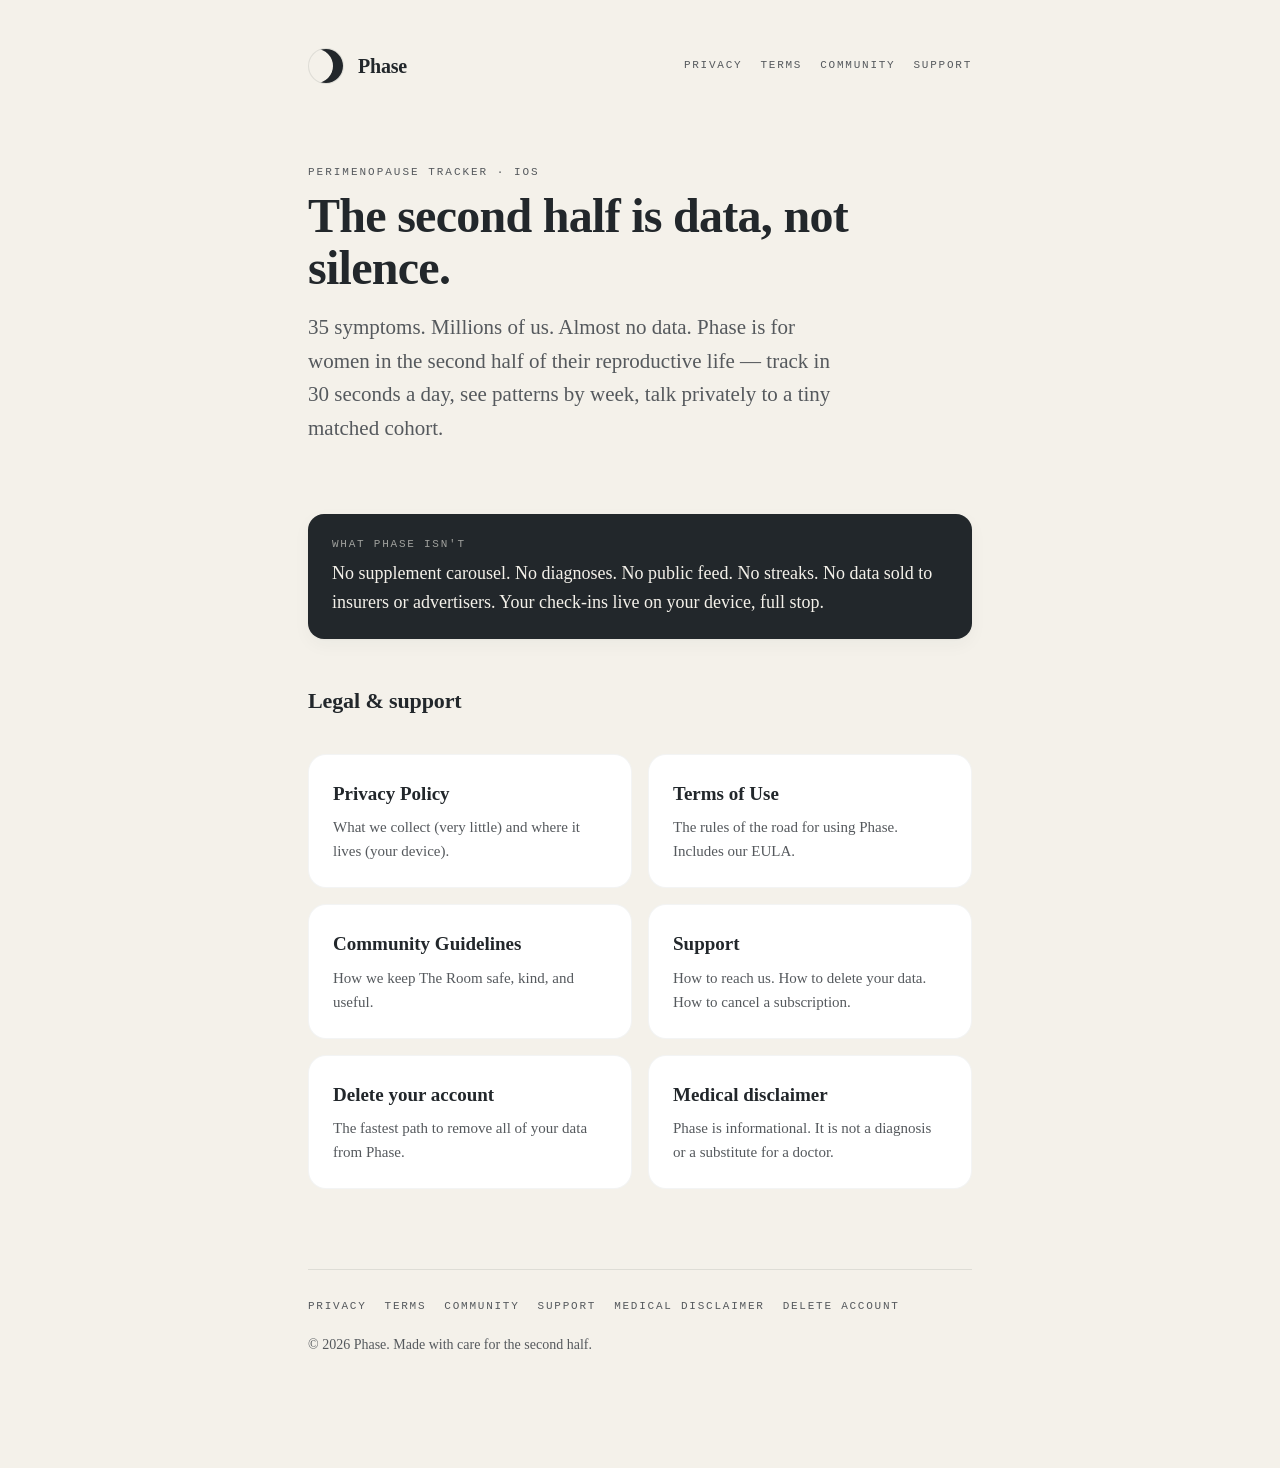
<file: docs/index.html>
<!doctype html>
<html lang="en">
<head>
  <meta charset="utf-8" />
  <meta name="viewport" content="width=device-width, initial-scale=1" />
  <title>Phase · Perimenopause Tracker</title>
  <meta name="description" content="Phase is the iOS app for the second half of life. Track 8 symptoms in 30 seconds. See patterns by week. Talk privately to other women in tiny matched cohorts." />
  <link rel="stylesheet" href="styles.css" />
</head>
<body>
  <main class="container">
    <header class="site">
      <div class="moon" aria-hidden="true"></div>
      <div class="brand">Phase</div>
      <nav>
        <a href="privacy.html">Privacy</a>
        <a href="terms.html">Terms</a>
        <a href="community.html">Community</a>
        <a href="support.html">Support</a>
      </nav>
    </header>

    <section class="hero">
      <p class="kicker">Perimenopause Tracker · iOS</p>
      <h1>The second half is data, not silence.</h1>
      <p class="lede">35 symptoms. Millions of us. Almost no data. Phase is for women in the second half of their reproductive life — track in 30 seconds a day, see patterns by week, talk privately to a tiny matched cohort.</p>
    </section>

    <div class="callout dark">
      <p class="label">What Phase isn't</p>
      <p>No supplement carousel. No diagnoses. No public feed. No streaks. No data sold to insurers or advertisers. Your check-ins live on your device, full stop.</p>
    </div>

    <h2>Legal &amp; support</h2>
    <div class="cards">
      <a class="card" href="privacy.html">
        <h3>Privacy Policy</h3>
        <p>What we collect (very little) and where it lives (your device).</p>
      </a>
      <a class="card" href="terms.html">
        <h3>Terms of Use</h3>
        <p>The rules of the road for using Phase. Includes our EULA.</p>
      </a>
      <a class="card" href="community.html">
        <h3>Community Guidelines</h3>
        <p>How we keep The Room safe, kind, and useful.</p>
      </a>
      <a class="card" href="support.html">
        <h3>Support</h3>
        <p>How to reach us. How to delete your data. How to cancel a subscription.</p>
      </a>
      <a class="card" href="delete-account.html">
        <h3>Delete your account</h3>
        <p>The fastest path to remove all of your data from Phase.</p>
      </a>
      <a class="card" href="medical-disclaimer.html">
        <h3>Medical disclaimer</h3>
        <p>Phase is informational. It is not a diagnosis or a substitute for a doctor.</p>
      </a>
    </div>

    <footer class="site">
      <div class="row">
        <a href="privacy.html">Privacy</a>
        <a href="terms.html">Terms</a>
        <a href="community.html">Community</a>
        <a href="support.html">Support</a>
        <a href="medical-disclaimer.html">Medical disclaimer</a>
        <a href="delete-account.html">Delete account</a>
      </div>
      <p style="margin-top: 18px;">© 2026 Phase. Made with care for the second half.</p>
    </footer>
  </main>
</body>
</html>
</file>
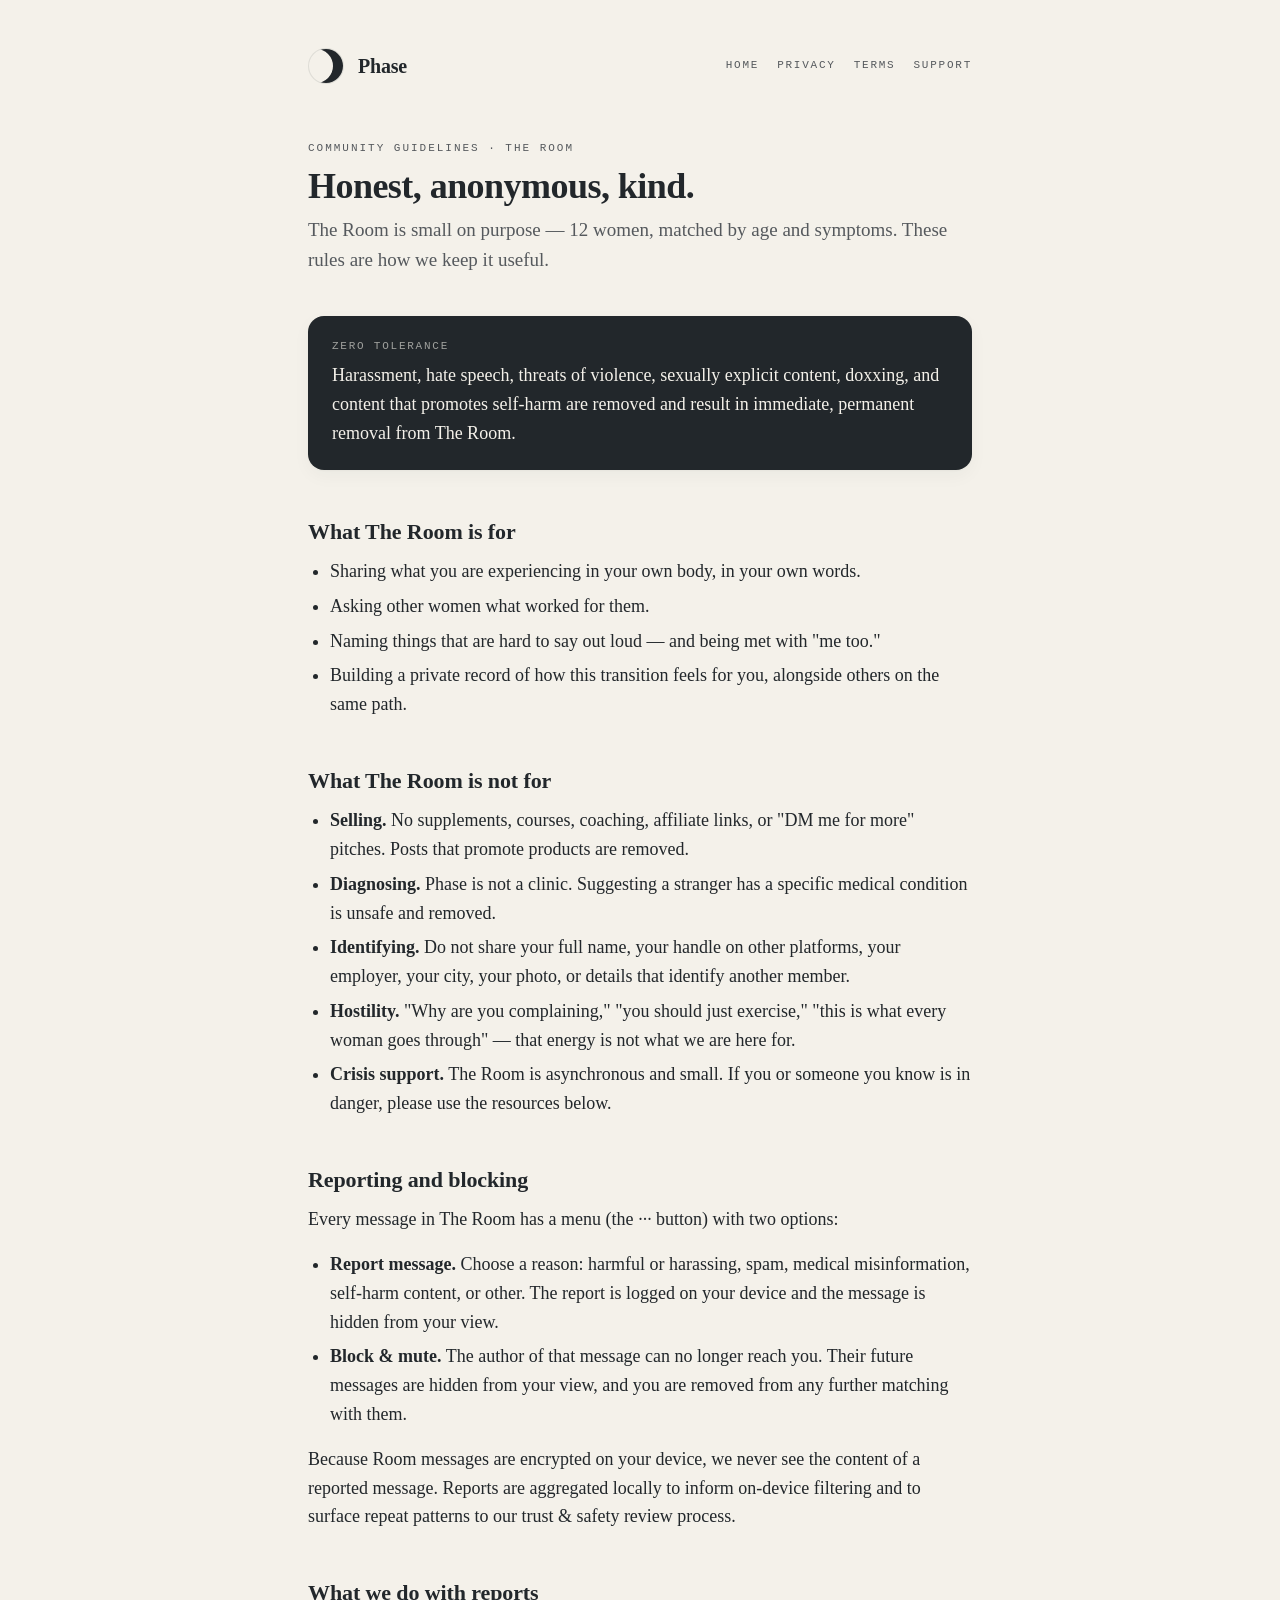
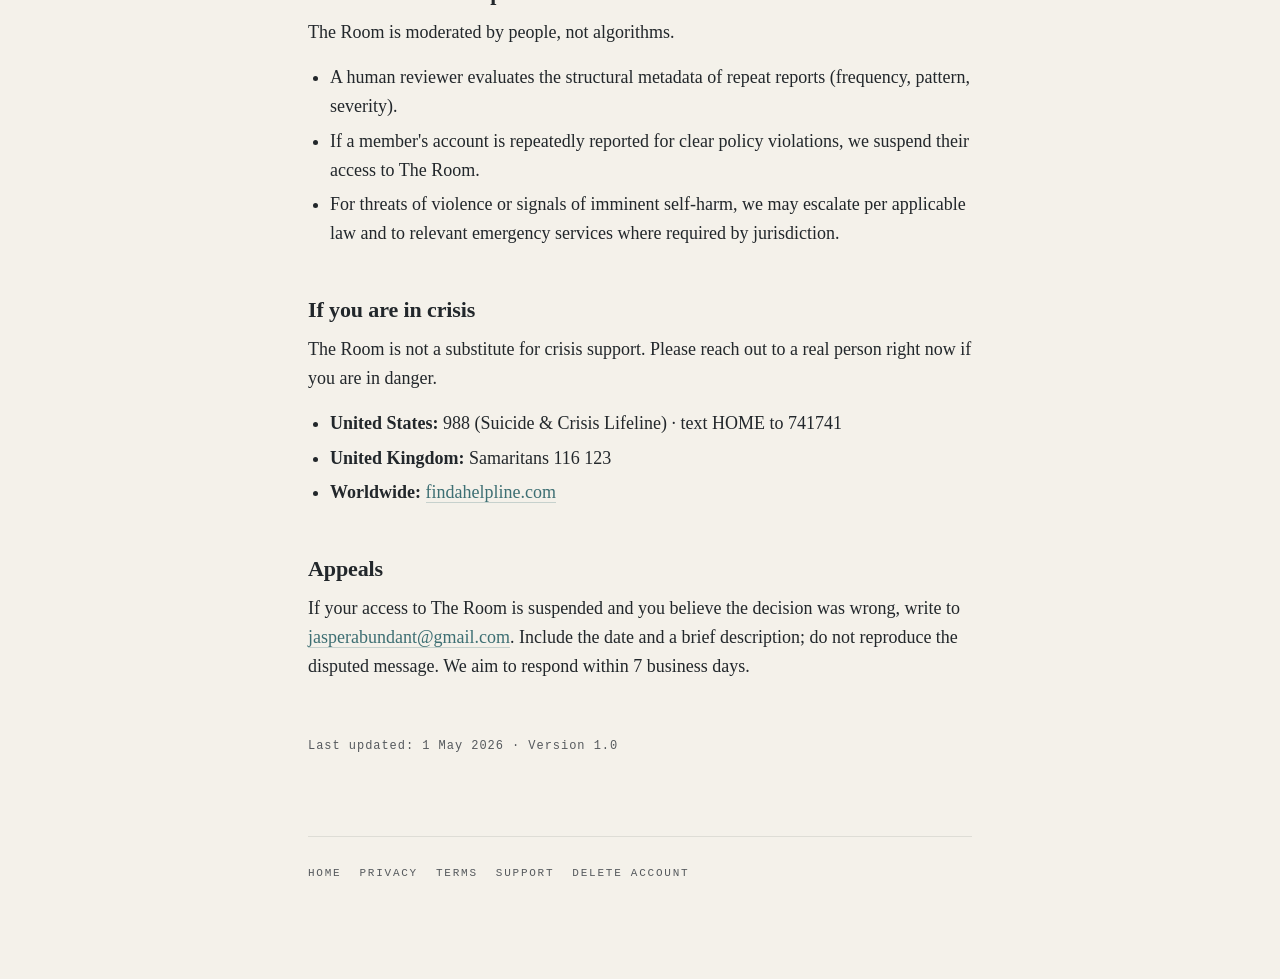
<file: docs/community.html>
<!doctype html>
<html lang="en">
<head>
  <meta charset="utf-8" />
  <meta name="viewport" content="width=device-width, initial-scale=1" />
  <title>Community Guidelines · Phase</title>
  <link rel="stylesheet" href="styles.css" />
</head>
<body>
  <main class="container">
    <header class="site">
      <div class="moon" aria-hidden="true"></div>
      <div class="brand">Phase</div>
      <nav>
        <a href="./">Home</a>
        <a href="privacy.html">Privacy</a>
        <a href="terms.html">Terms</a>
        <a href="support.html">Support</a>
      </nav>
    </header>

    <p class="kicker">Community Guidelines · The Room</p>
    <h1>Honest, anonymous, kind.</h1>
    <p class="subtitle">The Room is small on purpose — 12 women, matched by age and symptoms. These rules are how we keep it useful.</p>

    <div class="callout dark">
      <p class="label">Zero tolerance</p>
      <p>Harassment, hate speech, threats of violence, sexually explicit content, doxxing, and content that promotes self-harm are removed and result in immediate, permanent removal from The Room.</p>
    </div>

    <h2>What The Room is for</h2>
    <ul>
      <li>Sharing what you are experiencing in your own body, in your own words.</li>
      <li>Asking other women what worked for them.</li>
      <li>Naming things that are hard to say out loud — and being met with "me too."</li>
      <li>Building a private record of how this transition feels for you, alongside others on the same path.</li>
    </ul>

    <h2>What The Room is not for</h2>
    <ul>
      <li><strong>Selling.</strong> No supplements, courses, coaching, affiliate links, or "DM me for more" pitches. Posts that promote products are removed.</li>
      <li><strong>Diagnosing.</strong> Phase is not a clinic. Suggesting a stranger has a specific medical condition is unsafe and removed.</li>
      <li><strong>Identifying.</strong> Do not share your full name, your handle on other platforms, your employer, your city, your photo, or details that identify another member.</li>
      <li><strong>Hostility.</strong> "Why are you complaining," "you should just exercise," "this is what every woman goes through" — that energy is not what we are here for.</li>
      <li><strong>Crisis support.</strong> The Room is asynchronous and small. If you or someone you know is in danger, please use the resources below.</li>
    </ul>

    <h2>Reporting and blocking</h2>
    <p>Every message in The Room has a menu (the <em>···</em> button) with two options:</p>
    <ul>
      <li><strong>Report message.</strong> Choose a reason: harmful or harassing, spam, medical misinformation, self-harm content, or other. The report is logged on your device and the message is hidden from your view.</li>
      <li><strong>Block &amp; mute.</strong> The author of that message can no longer reach you. Their future messages are hidden from your view, and you are removed from any further matching with them.</li>
    </ul>
    <p>Because Room messages are encrypted on your device, we never see the content of a reported message. Reports are aggregated locally to inform on-device filtering and to surface repeat patterns to our trust &amp; safety review process.</p>

    <h2>What we do with reports</h2>
    <p>The Room is moderated by people, not algorithms.</p>
    <ul>
      <li>A human reviewer evaluates the structural metadata of repeat reports (frequency, pattern, severity).</li>
      <li>If a member's account is repeatedly reported for clear policy violations, we suspend their access to The Room.</li>
      <li>For threats of violence or signals of imminent self-harm, we may escalate per applicable law and to relevant emergency services where required by jurisdiction.</li>
    </ul>

    <h2>If you are in crisis</h2>
    <p>The Room is not a substitute for crisis support. Please reach out to a real person right now if you are in danger.</p>
    <ul>
      <li><strong>United States:</strong> 988 (Suicide &amp; Crisis Lifeline) · text HOME to 741741</li>
      <li><strong>United Kingdom:</strong> Samaritans 116 123</li>
      <li><strong>Worldwide:</strong> <a href="https://findahelpline.com">findahelpline.com</a></li>
    </ul>

    <h2>Appeals</h2>
    <p>If your access to The Room is suspended and you believe the decision was wrong, write to <a href="mailto:jasperabundant@gmail.com">jasperabundant@gmail.com</a>. Include the date and a brief description; do not reproduce the disputed message. We aim to respond within 7 business days.</p>

    <p class="last-updated">Last updated: 1 May 2026 · Version 1.0</p>

    <footer class="site">
      <div class="row">
        <a href="./">Home</a>
        <a href="privacy.html">Privacy</a>
        <a href="terms.html">Terms</a>
        <a href="support.html">Support</a>
        <a href="delete-account.html">Delete account</a>
      </div>
    </footer>
  </main>
</body>
</html>
</file>
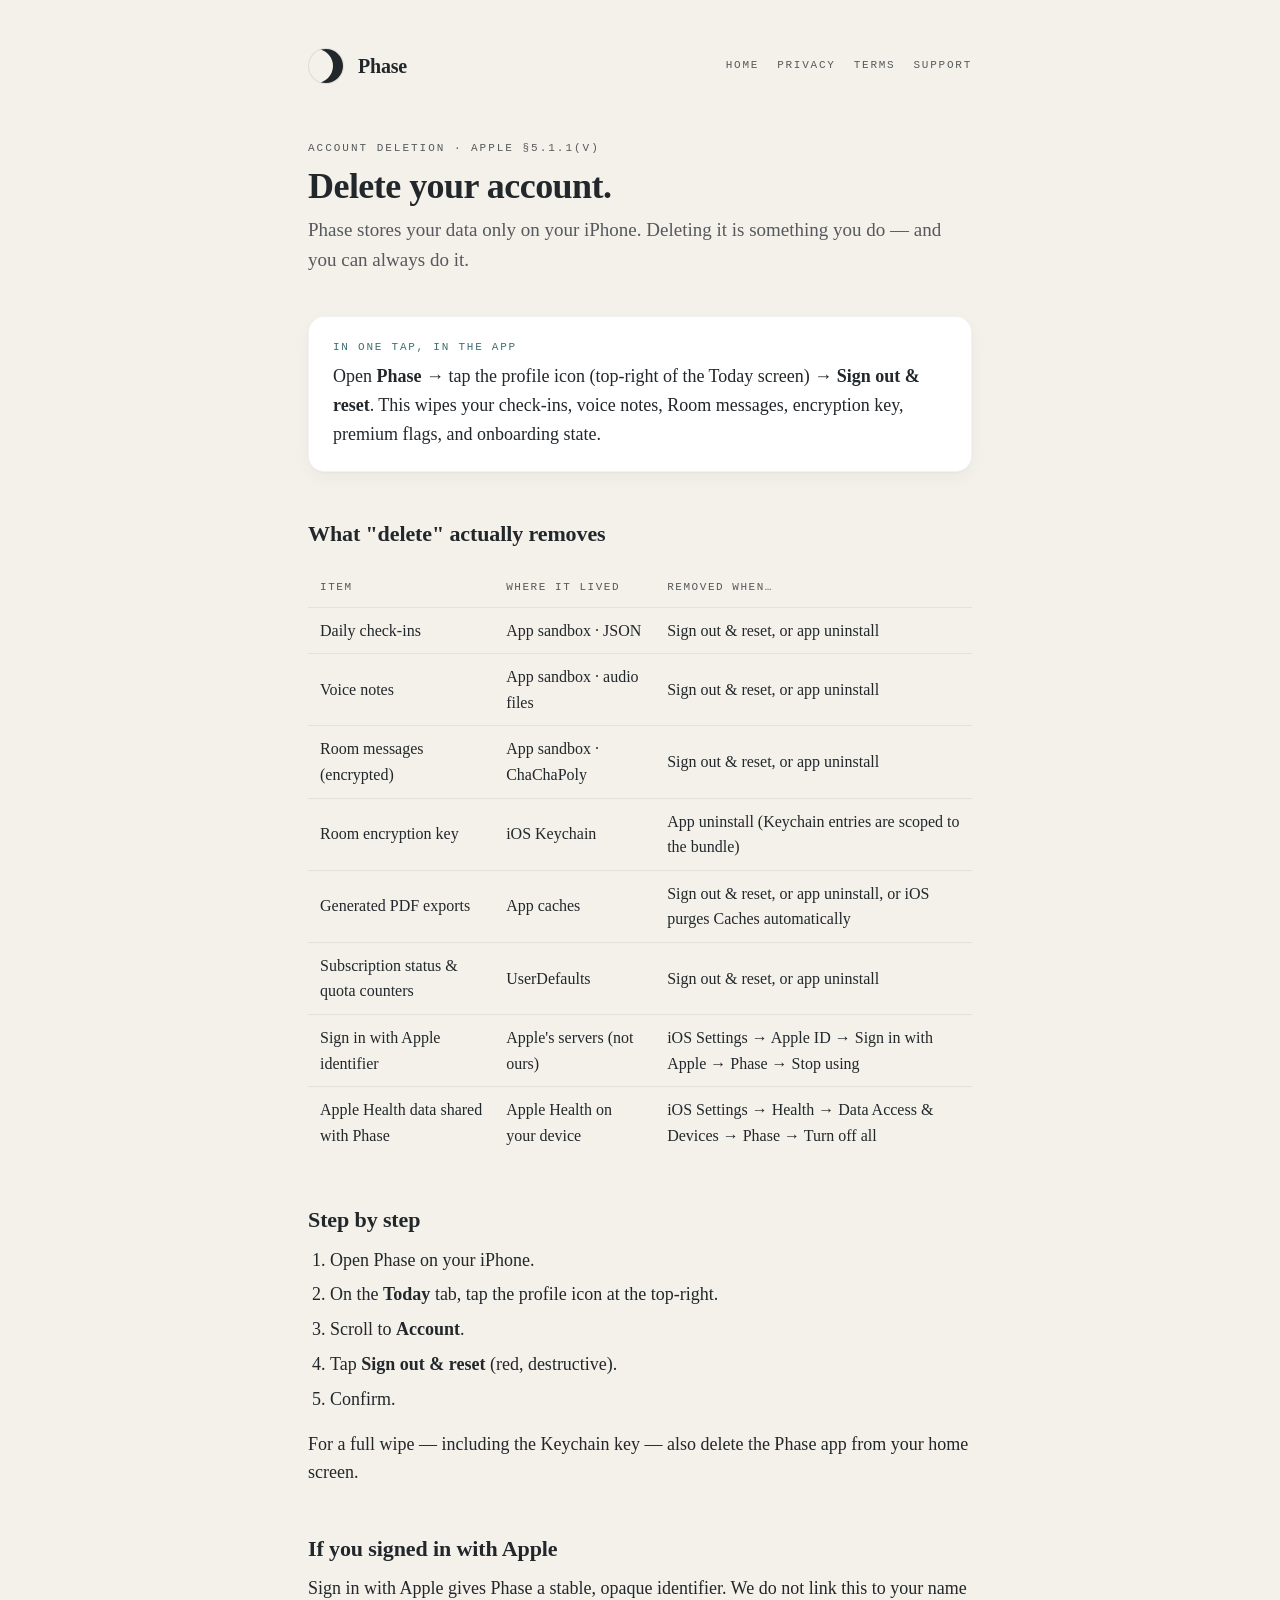
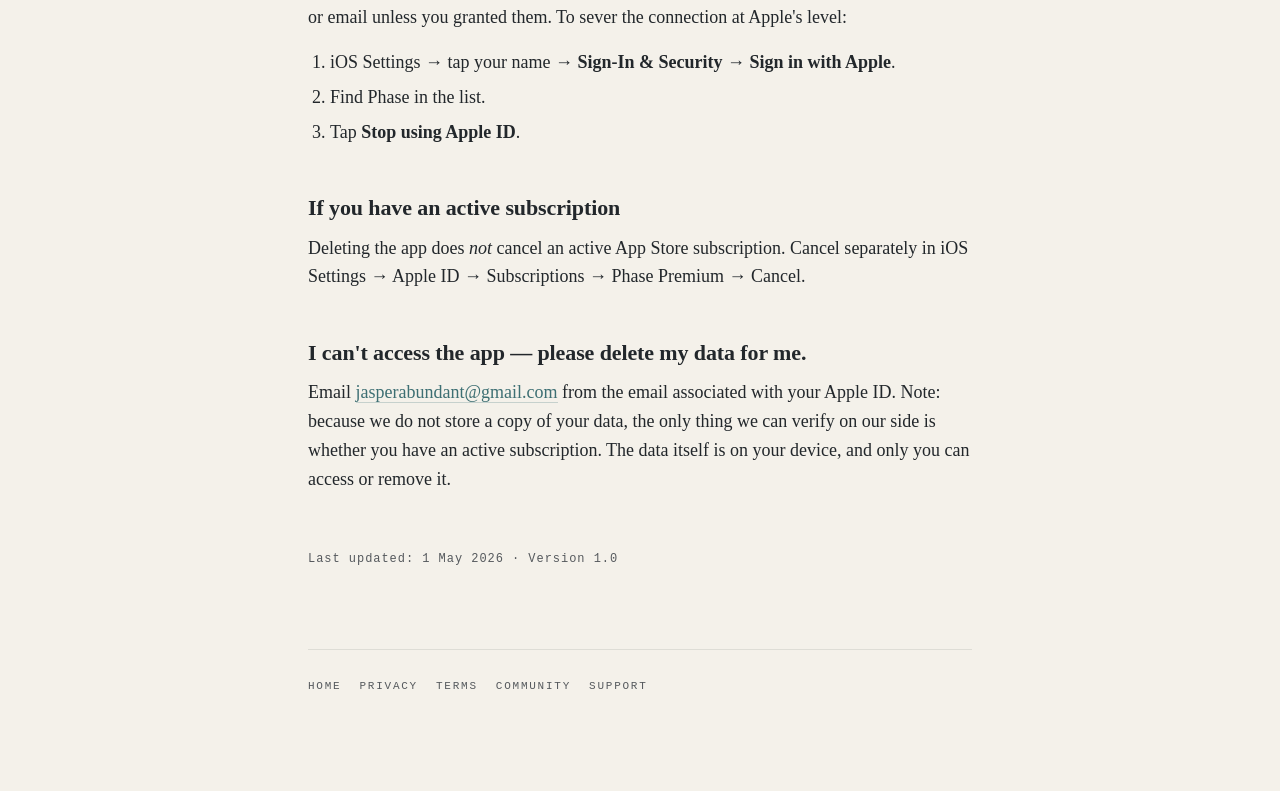
<file: docs/delete-account.html>
<!doctype html>
<html lang="en">
<head>
  <meta charset="utf-8" />
  <meta name="viewport" content="width=device-width, initial-scale=1" />
  <title>Delete your account · Phase</title>
  <link rel="stylesheet" href="styles.css" />
</head>
<body>
  <main class="container">
    <header class="site">
      <div class="moon" aria-hidden="true"></div>
      <div class="brand">Phase</div>
      <nav>
        <a href="./">Home</a>
        <a href="privacy.html">Privacy</a>
        <a href="terms.html">Terms</a>
        <a href="support.html">Support</a>
      </nav>
    </header>

    <p class="kicker">Account deletion · Apple §5.1.1(v)</p>
    <h1>Delete your account.</h1>
    <p class="subtitle">Phase stores your data only on your iPhone. Deleting it is something you do — and you can always do it.</p>

    <div class="callout">
      <p class="label">In one tap, in the app</p>
      <p>Open <strong>Phase</strong> → tap the profile icon (top-right of the Today screen) → <strong>Sign out &amp; reset</strong>. This wipes your check-ins, voice notes, Room messages, encryption key, premium flags, and onboarding state.</p>
    </div>

    <h2>What "delete" actually removes</h2>
    <table>
      <thead>
        <tr><th>Item</th><th>Where it lived</th><th>Removed when…</th></tr>
      </thead>
      <tbody>
        <tr><td>Daily check-ins</td><td>App sandbox · JSON</td><td>Sign out &amp; reset, or app uninstall</td></tr>
        <tr><td>Voice notes</td><td>App sandbox · audio files</td><td>Sign out &amp; reset, or app uninstall</td></tr>
        <tr><td>Room messages (encrypted)</td><td>App sandbox · ChaChaPoly</td><td>Sign out &amp; reset, or app uninstall</td></tr>
        <tr><td>Room encryption key</td><td>iOS Keychain</td><td>App uninstall (Keychain entries are scoped to the bundle)</td></tr>
        <tr><td>Generated PDF exports</td><td>App caches</td><td>Sign out &amp; reset, or app uninstall, or iOS purges Caches automatically</td></tr>
        <tr><td>Subscription status &amp; quota counters</td><td>UserDefaults</td><td>Sign out &amp; reset, or app uninstall</td></tr>
        <tr><td>Sign in with Apple identifier</td><td>Apple's servers (not ours)</td><td>iOS Settings → Apple ID → Sign in with Apple → Phase → Stop using</td></tr>
        <tr><td>Apple Health data shared with Phase</td><td>Apple Health on your device</td><td>iOS Settings → Health → Data Access &amp; Devices → Phase → Turn off all</td></tr>
      </tbody>
    </table>

    <h2>Step by step</h2>
    <ol>
      <li>Open Phase on your iPhone.</li>
      <li>On the <strong>Today</strong> tab, tap the profile icon at the top-right.</li>
      <li>Scroll to <strong>Account</strong>.</li>
      <li>Tap <strong>Sign out &amp; reset</strong> (red, destructive).</li>
      <li>Confirm.</li>
    </ol>
    <p>For a full wipe — including the Keychain key — also delete the Phase app from your home screen.</p>

    <h2>If you signed in with Apple</h2>
    <p>Sign in with Apple gives Phase a stable, opaque identifier. We do not link this to your name or email unless you granted them. To sever the connection at Apple's level:</p>
    <ol>
      <li>iOS Settings → tap your name → <strong>Sign-In &amp; Security</strong> → <strong>Sign in with Apple</strong>.</li>
      <li>Find Phase in the list.</li>
      <li>Tap <strong>Stop using Apple ID</strong>.</li>
    </ol>

    <h2>If you have an active subscription</h2>
    <p>Deleting the app does <em>not</em> cancel an active App Store subscription. Cancel separately in iOS Settings → Apple ID → Subscriptions → Phase Premium → Cancel.</p>

    <h2>I can't access the app — please delete my data for me.</h2>
    <p>Email <a href="mailto:jasperabundant@gmail.com">jasperabundant@gmail.com</a> from the email associated with your Apple ID. Note: because we do not store a copy of your data, the only thing we can verify on our side is whether you have an active subscription. The data itself is on your device, and only you can access or remove it.</p>

    <p class="last-updated">Last updated: 1 May 2026 · Version 1.0</p>

    <footer class="site">
      <div class="row">
        <a href="./">Home</a>
        <a href="privacy.html">Privacy</a>
        <a href="terms.html">Terms</a>
        <a href="community.html">Community</a>
        <a href="support.html">Support</a>
      </div>
    </footer>
  </main>
</body>
</html>
</file>
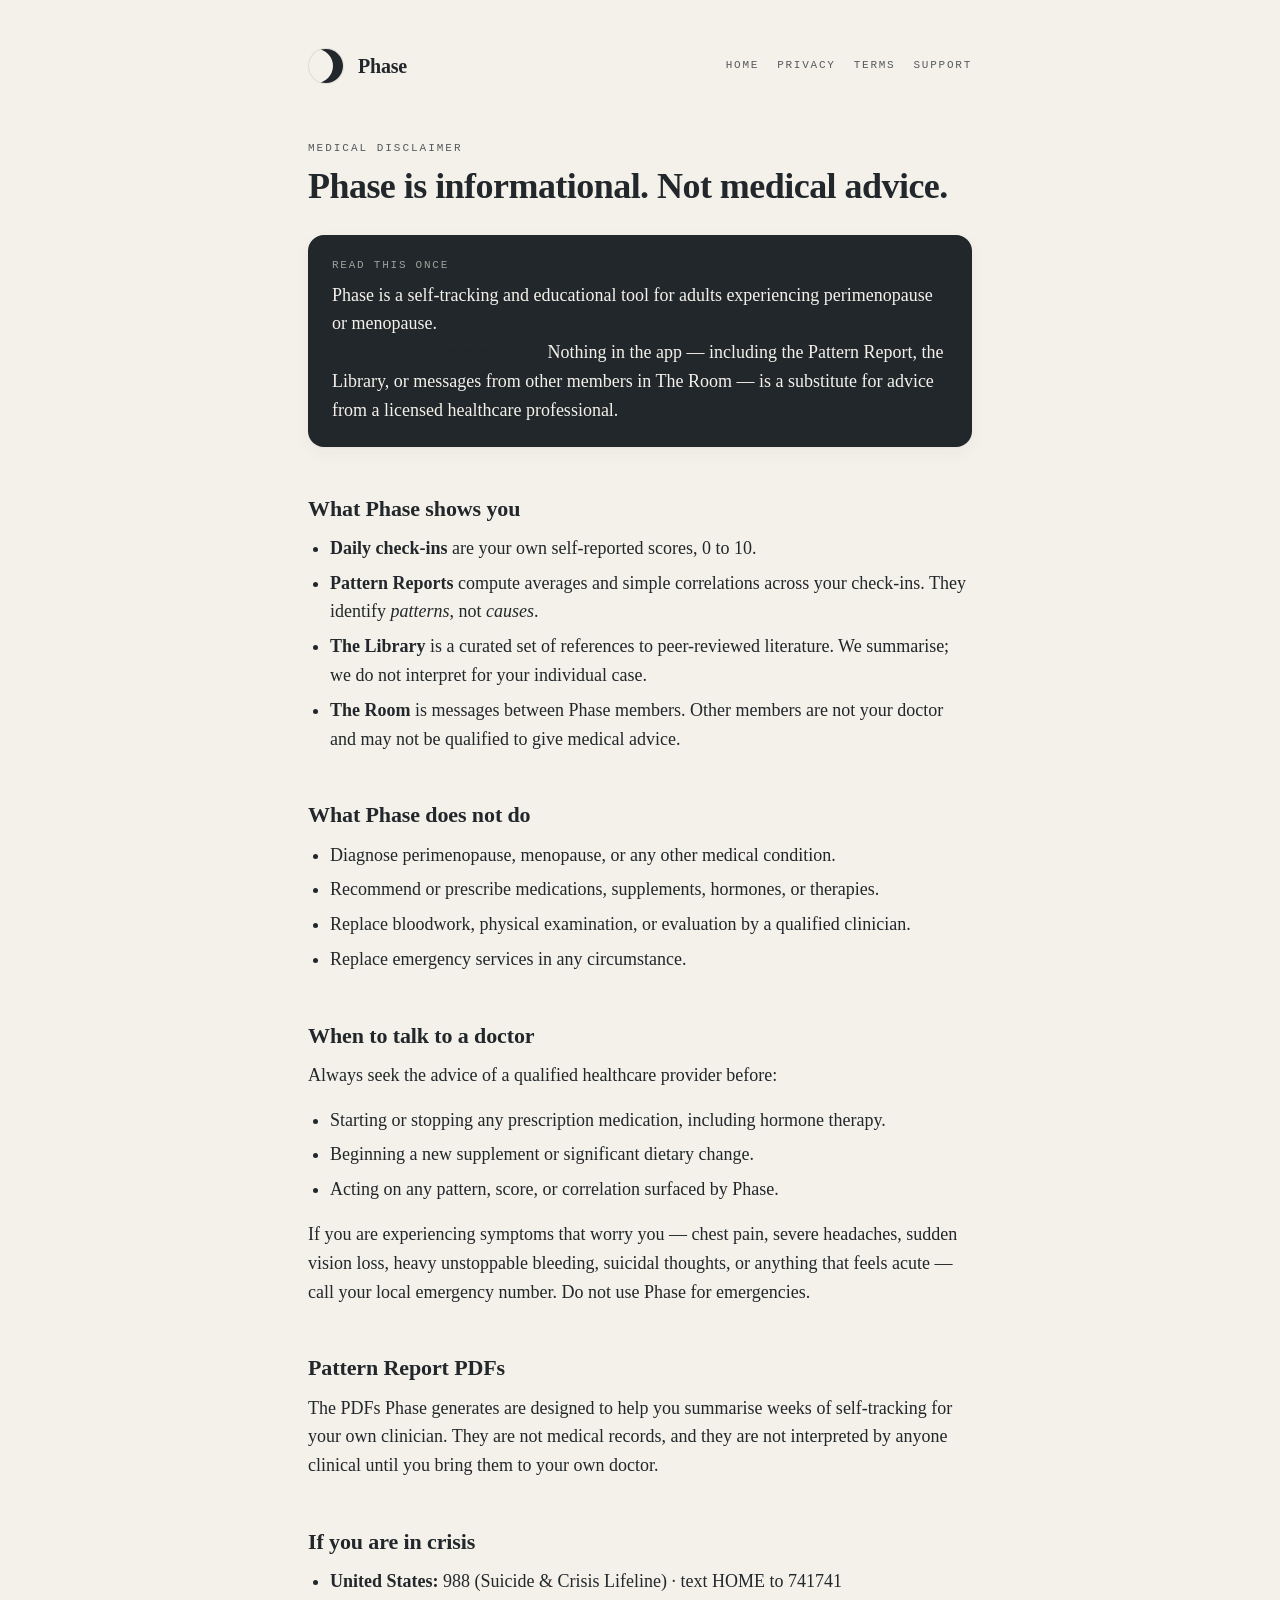
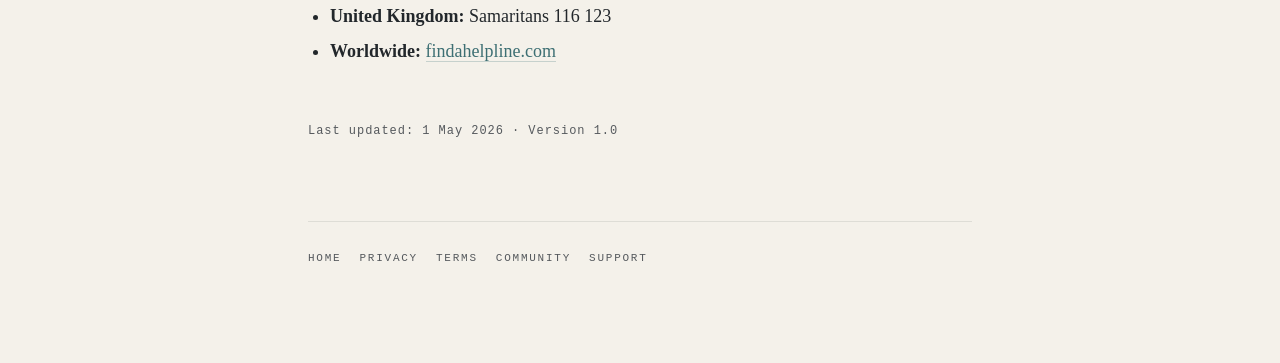
<file: docs/medical-disclaimer.html>
<!doctype html>
<html lang="en">
<head>
  <meta charset="utf-8" />
  <meta name="viewport" content="width=device-width, initial-scale=1" />
  <title>Medical disclaimer · Phase</title>
  <link rel="stylesheet" href="styles.css" />
</head>
<body>
  <main class="container">
    <header class="site">
      <div class="moon" aria-hidden="true"></div>
      <div class="brand">Phase</div>
      <nav>
        <a href="./">Home</a>
        <a href="privacy.html">Privacy</a>
        <a href="terms.html">Terms</a>
        <a href="support.html">Support</a>
      </nav>
    </header>

    <p class="kicker">Medical disclaimer</p>
    <h1>Phase is informational. Not medical advice.</h1>

    <div class="callout dark">
      <p class="label">Read this once</p>
      <p>Phase is a self-tracking and educational tool for adults experiencing perimenopause or menopause. <strong>It is not a medical device. It does not provide diagnoses, treatment, or prescriptions.</strong> Nothing in the app — including the Pattern Report, the Library, or messages from other members in The Room — is a substitute for advice from a licensed healthcare professional.</p>
    </div>

    <h2>What Phase shows you</h2>
    <ul>
      <li><strong>Daily check-ins</strong> are your own self-reported scores, 0 to 10.</li>
      <li><strong>Pattern Reports</strong> compute averages and simple correlations across your check-ins. They identify <em>patterns</em>, not <em>causes</em>.</li>
      <li><strong>The Library</strong> is a curated set of references to peer-reviewed literature. We summarise; we do not interpret for your individual case.</li>
      <li><strong>The Room</strong> is messages between Phase members. Other members are not your doctor and may not be qualified to give medical advice.</li>
    </ul>

    <h2>What Phase does not do</h2>
    <ul>
      <li>Diagnose perimenopause, menopause, or any other medical condition.</li>
      <li>Recommend or prescribe medications, supplements, hormones, or therapies.</li>
      <li>Replace bloodwork, physical examination, or evaluation by a qualified clinician.</li>
      <li>Replace emergency services in any circumstance.</li>
    </ul>

    <h2>When to talk to a doctor</h2>
    <p>Always seek the advice of a qualified healthcare provider before:</p>
    <ul>
      <li>Starting or stopping any prescription medication, including hormone therapy.</li>
      <li>Beginning a new supplement or significant dietary change.</li>
      <li>Acting on any pattern, score, or correlation surfaced by Phase.</li>
    </ul>
    <p>If you are experiencing symptoms that worry you — chest pain, severe headaches, sudden vision loss, heavy unstoppable bleeding, suicidal thoughts, or anything that feels acute — call your local emergency number. Do not use Phase for emergencies.</p>

    <h2>Pattern Report PDFs</h2>
    <p>The PDFs Phase generates are designed to help you summarise weeks of self-tracking for your own clinician. They are not medical records, and they are not interpreted by anyone clinical until you bring them to your own doctor.</p>

    <h2>If you are in crisis</h2>
    <ul>
      <li><strong>United States:</strong> 988 (Suicide &amp; Crisis Lifeline) · text HOME to 741741</li>
      <li><strong>United Kingdom:</strong> Samaritans 116 123</li>
      <li><strong>Worldwide:</strong> <a href="https://findahelpline.com">findahelpline.com</a></li>
    </ul>

    <p class="last-updated">Last updated: 1 May 2026 · Version 1.0</p>

    <footer class="site">
      <div class="row">
        <a href="./">Home</a>
        <a href="privacy.html">Privacy</a>
        <a href="terms.html">Terms</a>
        <a href="community.html">Community</a>
        <a href="support.html">Support</a>
      </div>
    </footer>
  </main>
</body>
</html>
</file>
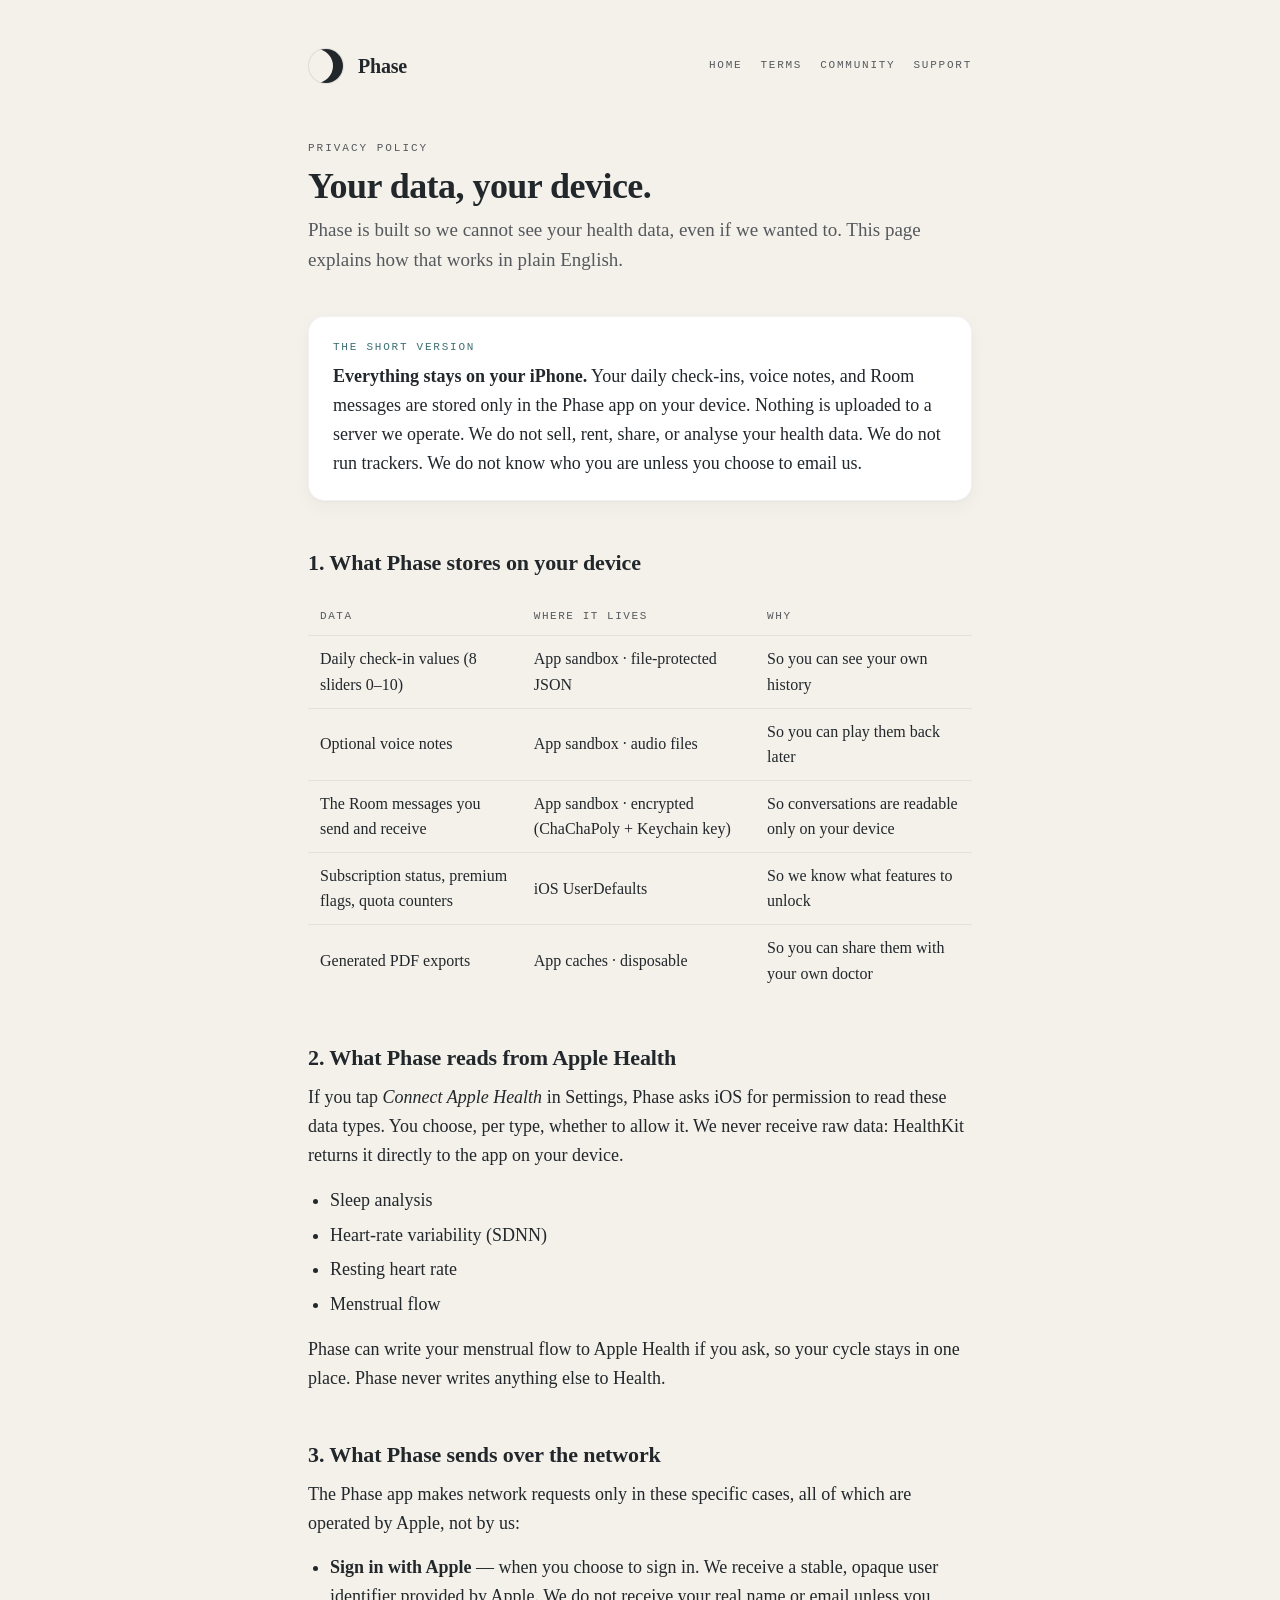
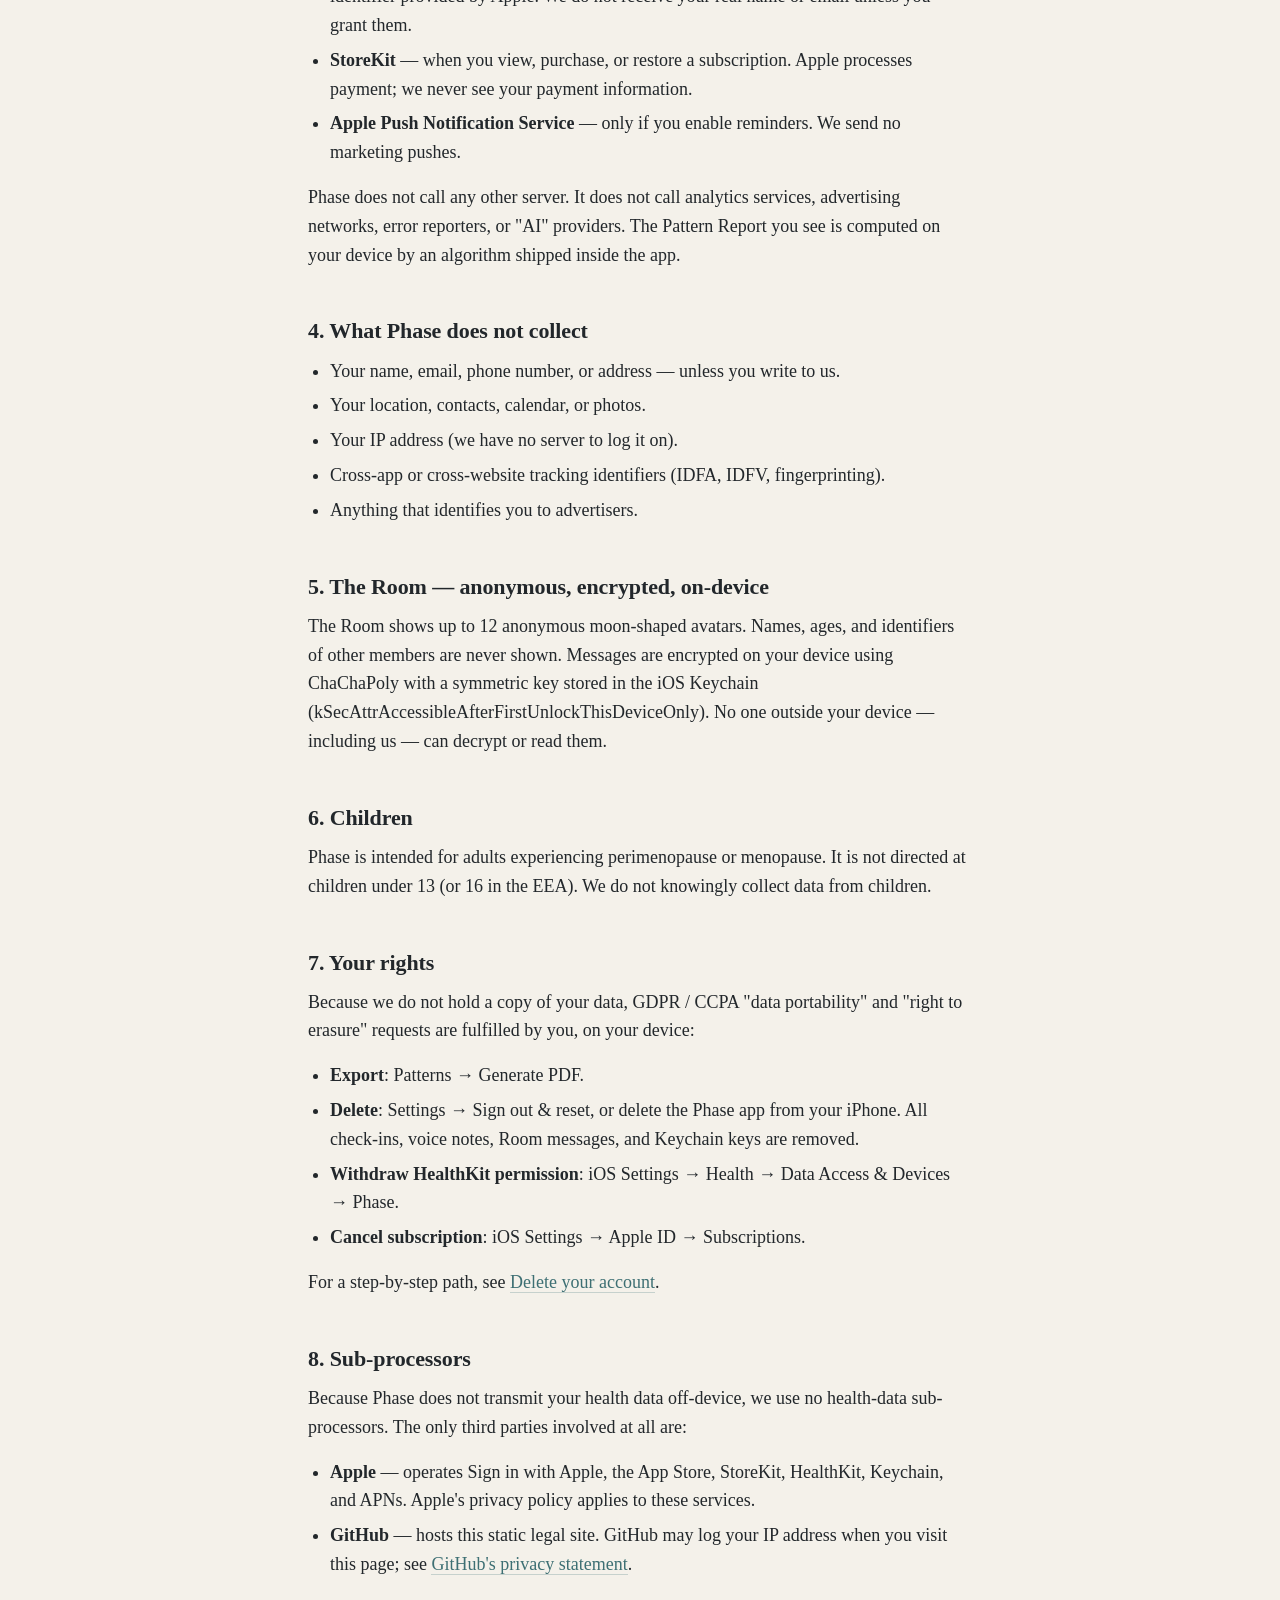
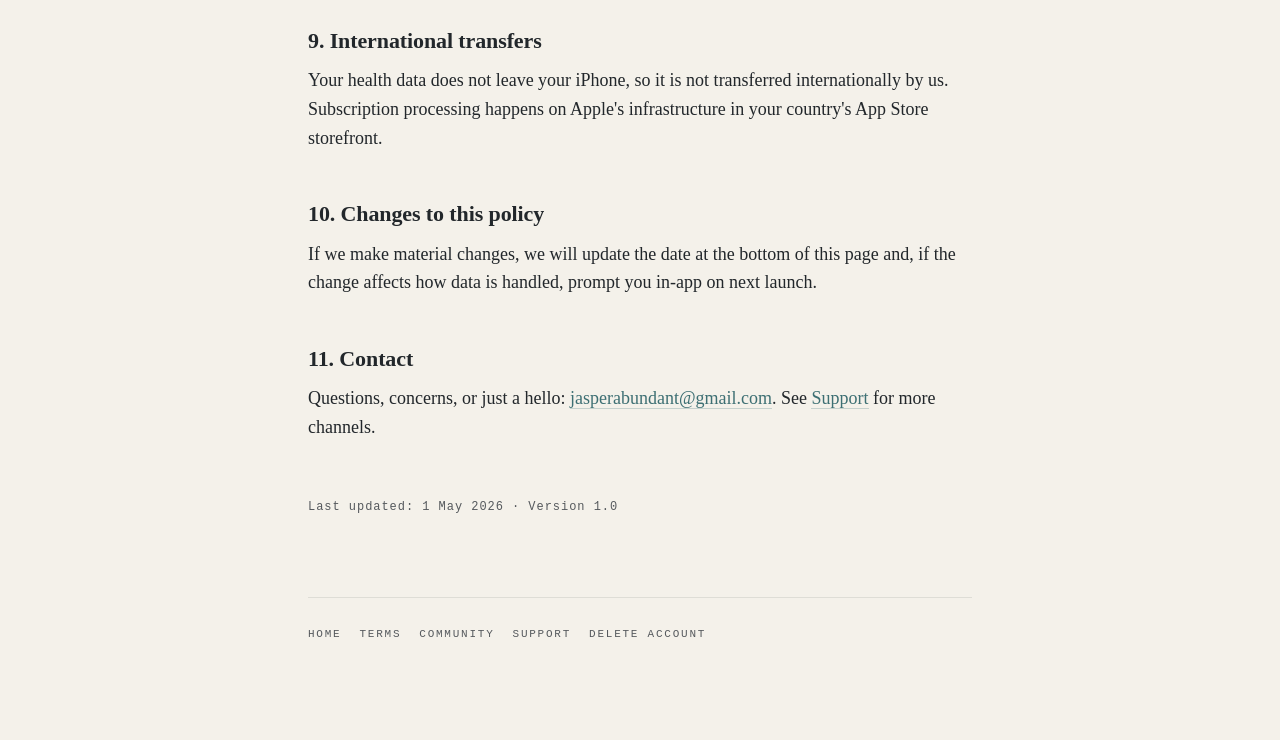
<file: docs/privacy.html>
<!doctype html>
<html lang="en">
<head>
  <meta charset="utf-8" />
  <meta name="viewport" content="width=device-width, initial-scale=1" />
  <title>Privacy Policy · Phase</title>
  <link rel="stylesheet" href="styles.css" />
</head>
<body>
  <main class="container">
    <header class="site">
      <div class="moon" aria-hidden="true"></div>
      <div class="brand">Phase</div>
      <nav>
        <a href="./">Home</a>
        <a href="terms.html">Terms</a>
        <a href="community.html">Community</a>
        <a href="support.html">Support</a>
      </nav>
    </header>

    <p class="kicker">Privacy Policy</p>
    <h1>Your data, your device.</h1>
    <p class="subtitle">Phase is built so we cannot see your health data, even if we wanted to. This page explains how that works in plain English.</p>

    <div class="callout">
      <p class="label">The short version</p>
      <p><strong>Everything stays on your iPhone.</strong> Your daily check-ins, voice notes, and Room messages are stored only in the Phase app on your device. Nothing is uploaded to a server we operate. We do not sell, rent, share, or analyse your health data. We do not run trackers. We do not know who you are unless you choose to email us.</p>
    </div>

    <h2>1. What Phase stores on your device</h2>
    <table>
      <thead>
        <tr><th>Data</th><th>Where it lives</th><th>Why</th></tr>
      </thead>
      <tbody>
        <tr><td>Daily check-in values (8 sliders 0–10)</td><td>App sandbox · file-protected JSON</td><td>So you can see your own history</td></tr>
        <tr><td>Optional voice notes</td><td>App sandbox · audio files</td><td>So you can play them back later</td></tr>
        <tr><td>The Room messages you send and receive</td><td>App sandbox · encrypted (ChaChaPoly + Keychain key)</td><td>So conversations are readable only on your device</td></tr>
        <tr><td>Subscription status, premium flags, quota counters</td><td>iOS UserDefaults</td><td>So we know what features to unlock</td></tr>
        <tr><td>Generated PDF exports</td><td>App caches · disposable</td><td>So you can share them with your own doctor</td></tr>
      </tbody>
    </table>

    <h2>2. What Phase reads from Apple Health</h2>
    <p>If you tap <em>Connect Apple Health</em> in Settings, Phase asks iOS for permission to read these data types. You choose, per type, whether to allow it. We never receive raw data: HealthKit returns it directly to the app on your device.</p>
    <ul>
      <li>Sleep analysis</li>
      <li>Heart-rate variability (SDNN)</li>
      <li>Resting heart rate</li>
      <li>Menstrual flow</li>
    </ul>
    <p>Phase can write your menstrual flow to Apple Health if you ask, so your cycle stays in one place. Phase never writes anything else to Health.</p>

    <h2>3. What Phase sends over the network</h2>
    <p>The Phase app makes network requests only in these specific cases, all of which are operated by Apple, not by us:</p>
    <ul>
      <li><strong>Sign in with Apple</strong> — when you choose to sign in. We receive a stable, opaque user identifier provided by Apple. We do not receive your real name or email unless you grant them.</li>
      <li><strong>StoreKit</strong> — when you view, purchase, or restore a subscription. Apple processes payment; we never see your payment information.</li>
      <li><strong>Apple Push Notification Service</strong> — only if you enable reminders. We send no marketing pushes.</li>
    </ul>
    <p>Phase does not call any other server. It does not call analytics services, advertising networks, error reporters, or "AI" providers. The Pattern Report you see is computed on your device by an algorithm shipped inside the app.</p>

    <h2>4. What Phase does not collect</h2>
    <ul>
      <li>Your name, email, phone number, or address — unless you write to us.</li>
      <li>Your location, contacts, calendar, or photos.</li>
      <li>Your IP address (we have no server to log it on).</li>
      <li>Cross-app or cross-website tracking identifiers (IDFA, IDFV, fingerprinting).</li>
      <li>Anything that identifies you to advertisers.</li>
    </ul>

    <h2>5. The Room — anonymous, encrypted, on-device</h2>
    <p>The Room shows up to 12 anonymous moon-shaped avatars. Names, ages, and identifiers of other members are never shown. Messages are encrypted on your device using ChaChaPoly with a symmetric key stored in the iOS Keychain (kSecAttrAccessibleAfterFirstUnlockThisDeviceOnly). No one outside your device — including us — can decrypt or read them.</p>

    <h2>6. Children</h2>
    <p>Phase is intended for adults experiencing perimenopause or menopause. It is not directed at children under 13 (or 16 in the EEA). We do not knowingly collect data from children.</p>

    <h2>7. Your rights</h2>
    <p>Because we do not hold a copy of your data, GDPR / CCPA "data portability" and "right to erasure" requests are fulfilled by you, on your device:</p>
    <ul>
      <li><strong>Export</strong>: Patterns → Generate PDF.</li>
      <li><strong>Delete</strong>: Settings → Sign out &amp; reset, or delete the Phase app from your iPhone. All check-ins, voice notes, Room messages, and Keychain keys are removed.</li>
      <li><strong>Withdraw HealthKit permission</strong>: iOS Settings → Health → Data Access &amp; Devices → Phase.</li>
      <li><strong>Cancel subscription</strong>: iOS Settings → Apple ID → Subscriptions.</li>
    </ul>
    <p>For a step-by-step path, see <a href="delete-account.html">Delete your account</a>.</p>

    <h2>8. Sub-processors</h2>
    <p>Because Phase does not transmit your health data off-device, we use no health-data sub-processors. The only third parties involved at all are:</p>
    <ul>
      <li><strong>Apple</strong> — operates Sign in with Apple, the App Store, StoreKit, HealthKit, Keychain, and APNs. Apple's privacy policy applies to these services.</li>
      <li><strong>GitHub</strong> — hosts this static legal site. GitHub may log your IP address when you visit this page; see <a href="https://docs.github.com/en/site-policy/privacy-policies/github-general-privacy-statement">GitHub's privacy statement</a>.</li>
    </ul>

    <h2>9. International transfers</h2>
    <p>Your health data does not leave your iPhone, so it is not transferred internationally by us. Subscription processing happens on Apple's infrastructure in your country's App Store storefront.</p>

    <h2>10. Changes to this policy</h2>
    <p>If we make material changes, we will update the date at the bottom of this page and, if the change affects how data is handled, prompt you in-app on next launch.</p>

    <h2>11. Contact</h2>
    <p>Questions, concerns, or just a hello: <a href="mailto:jasperabundant@gmail.com">jasperabundant@gmail.com</a>. See <a href="support.html">Support</a> for more channels.</p>

    <p class="last-updated">Last updated: 1 May 2026 · Version 1.0</p>

    <footer class="site">
      <div class="row">
        <a href="./">Home</a>
        <a href="terms.html">Terms</a>
        <a href="community.html">Community</a>
        <a href="support.html">Support</a>
        <a href="delete-account.html">Delete account</a>
      </div>
    </footer>
  </main>
</body>
</html>
</file>
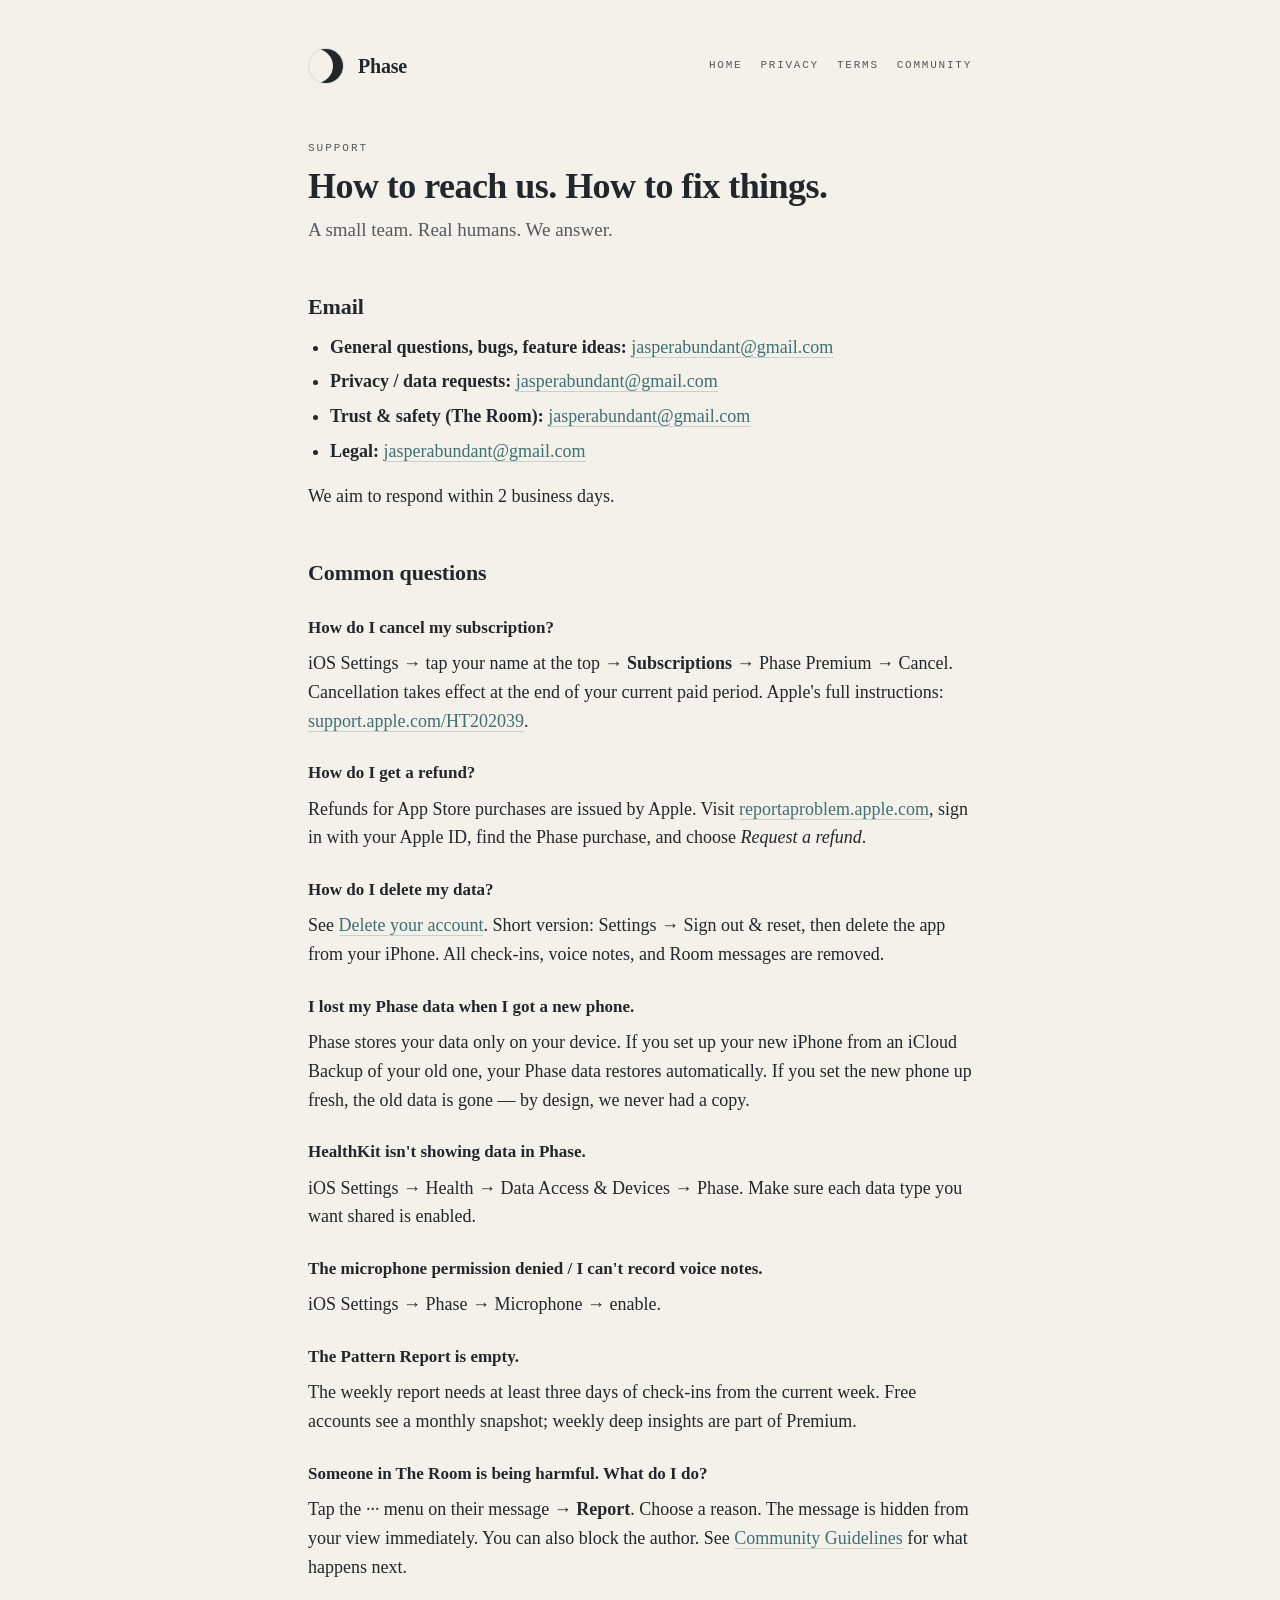
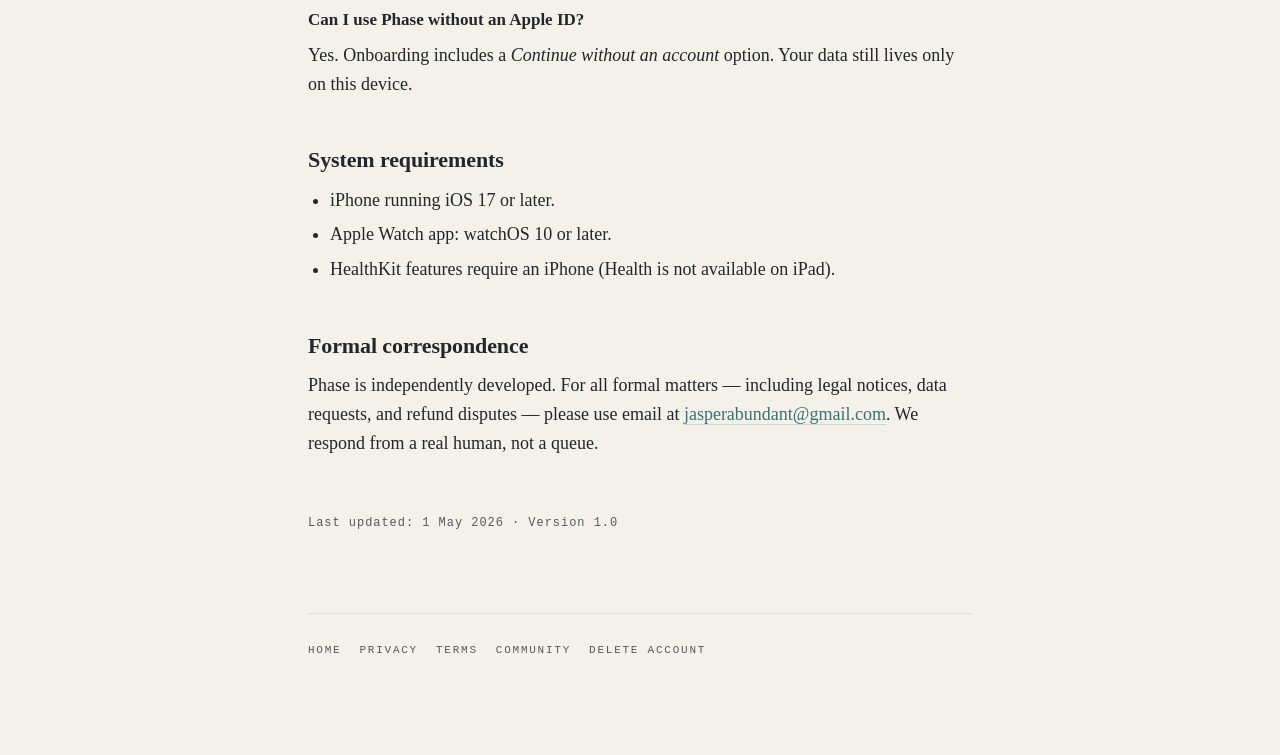
<file: docs/support.html>
<!doctype html>
<html lang="en">
<head>
  <meta charset="utf-8" />
  <meta name="viewport" content="width=device-width, initial-scale=1" />
  <title>Support · Phase</title>
  <link rel="stylesheet" href="styles.css" />
</head>
<body>
  <main class="container">
    <header class="site">
      <div class="moon" aria-hidden="true"></div>
      <div class="brand">Phase</div>
      <nav>
        <a href="./">Home</a>
        <a href="privacy.html">Privacy</a>
        <a href="terms.html">Terms</a>
        <a href="community.html">Community</a>
      </nav>
    </header>

    <p class="kicker">Support</p>
    <h1>How to reach us. How to fix things.</h1>
    <p class="subtitle">A small team. Real humans. We answer.</p>

    <h2>Email</h2>
    <ul>
      <li><strong>General questions, bugs, feature ideas:</strong> <a href="mailto:jasperabundant@gmail.com">jasperabundant@gmail.com</a></li>
      <li><strong>Privacy / data requests:</strong> <a href="mailto:jasperabundant@gmail.com">jasperabundant@gmail.com</a></li>
      <li><strong>Trust &amp; safety (The Room):</strong> <a href="mailto:jasperabundant@gmail.com">jasperabundant@gmail.com</a></li>
      <li><strong>Legal:</strong> <a href="mailto:jasperabundant@gmail.com">jasperabundant@gmail.com</a></li>
    </ul>
    <p>We aim to respond within 2 business days.</p>

    <h2>Common questions</h2>

    <h3>How do I cancel my subscription?</h3>
    <p>iOS Settings → tap your name at the top → <strong>Subscriptions</strong> → Phase Premium → Cancel. Cancellation takes effect at the end of your current paid period. Apple's full instructions: <a href="https://support.apple.com/HT202039">support.apple.com/HT202039</a>.</p>

    <h3>How do I get a refund?</h3>
    <p>Refunds for App Store purchases are issued by Apple. Visit <a href="https://reportaproblem.apple.com">reportaproblem.apple.com</a>, sign in with your Apple ID, find the Phase purchase, and choose <em>Request a refund</em>.</p>

    <h3>How do I delete my data?</h3>
    <p>See <a href="delete-account.html">Delete your account</a>. Short version: Settings → Sign out &amp; reset, then delete the app from your iPhone. All check-ins, voice notes, and Room messages are removed.</p>

    <h3>I lost my Phase data when I got a new phone.</h3>
    <p>Phase stores your data only on your device. If you set up your new iPhone from an iCloud Backup of your old one, your Phase data restores automatically. If you set the new phone up fresh, the old data is gone — by design, we never had a copy.</p>

    <h3>HealthKit isn't showing data in Phase.</h3>
    <p>iOS Settings → Health → Data Access &amp; Devices → Phase. Make sure each data type you want shared is enabled.</p>

    <h3>The microphone permission denied / I can't record voice notes.</h3>
    <p>iOS Settings → Phase → Microphone → enable.</p>

    <h3>The Pattern Report is empty.</h3>
    <p>The weekly report needs at least three days of check-ins from the current week. Free accounts see a monthly snapshot; weekly deep insights are part of Premium.</p>

    <h3>Someone in The Room is being harmful. What do I do?</h3>
    <p>Tap the <em>···</em> menu on their message → <strong>Report</strong>. Choose a reason. The message is hidden from your view immediately. You can also block the author. See <a href="community.html">Community Guidelines</a> for what happens next.</p>

    <h3>Can I use Phase without an Apple ID?</h3>
    <p>Yes. Onboarding includes a <em>Continue without an account</em> option. Your data still lives only on this device.</p>

    <h2>System requirements</h2>
    <ul>
      <li>iPhone running iOS 17 or later.</li>
      <li>Apple Watch app: watchOS 10 or later.</li>
      <li>HealthKit features require an iPhone (Health is not available on iPad).</li>
    </ul>

    <h2>Formal correspondence</h2>
    <p>Phase is independently developed. For all formal matters — including legal notices, data requests, and refund disputes — please use email at <a href="mailto:jasperabundant@gmail.com">jasperabundant@gmail.com</a>. We respond from a real human, not a queue.</p>

    <p class="last-updated">Last updated: 1 May 2026 · Version 1.0</p>

    <footer class="site">
      <div class="row">
        <a href="./">Home</a>
        <a href="privacy.html">Privacy</a>
        <a href="terms.html">Terms</a>
        <a href="community.html">Community</a>
        <a href="delete-account.html">Delete account</a>
      </div>
    </footer>
  </main>
</body>
</html>
</file>
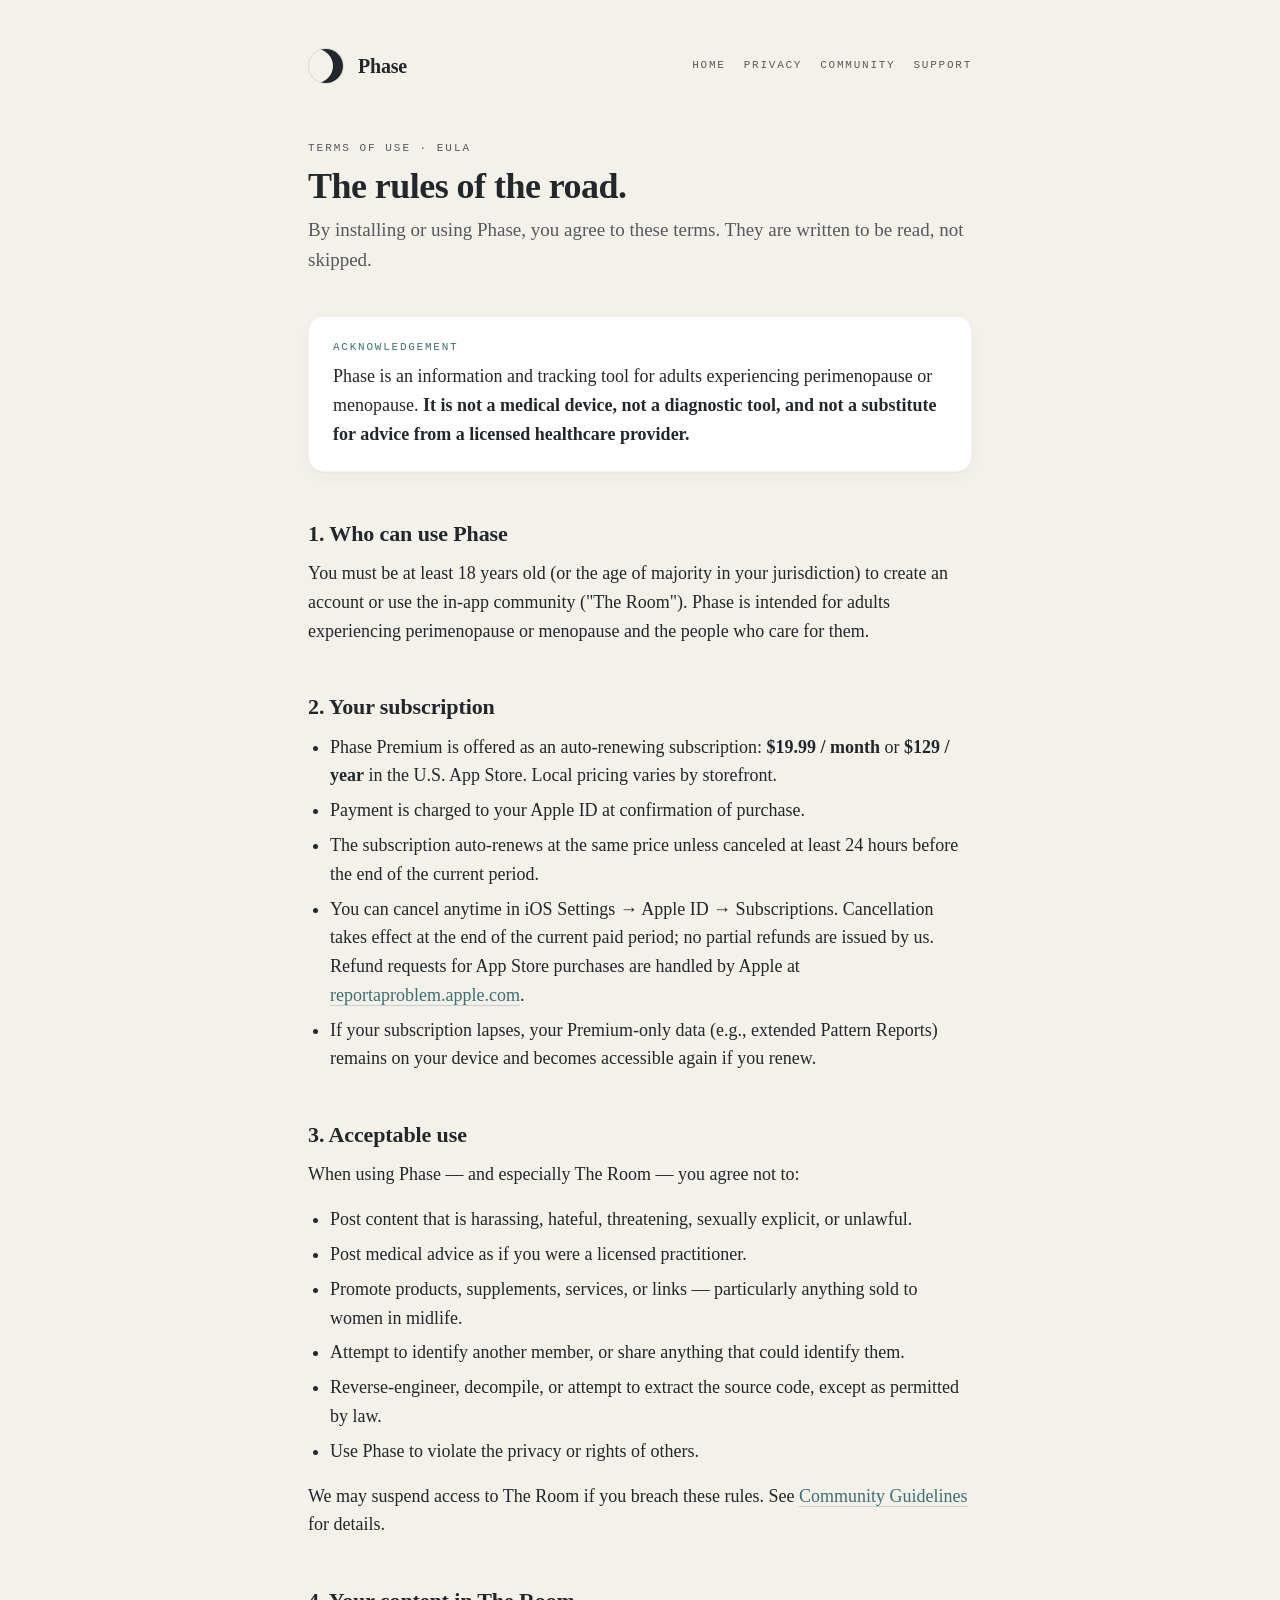
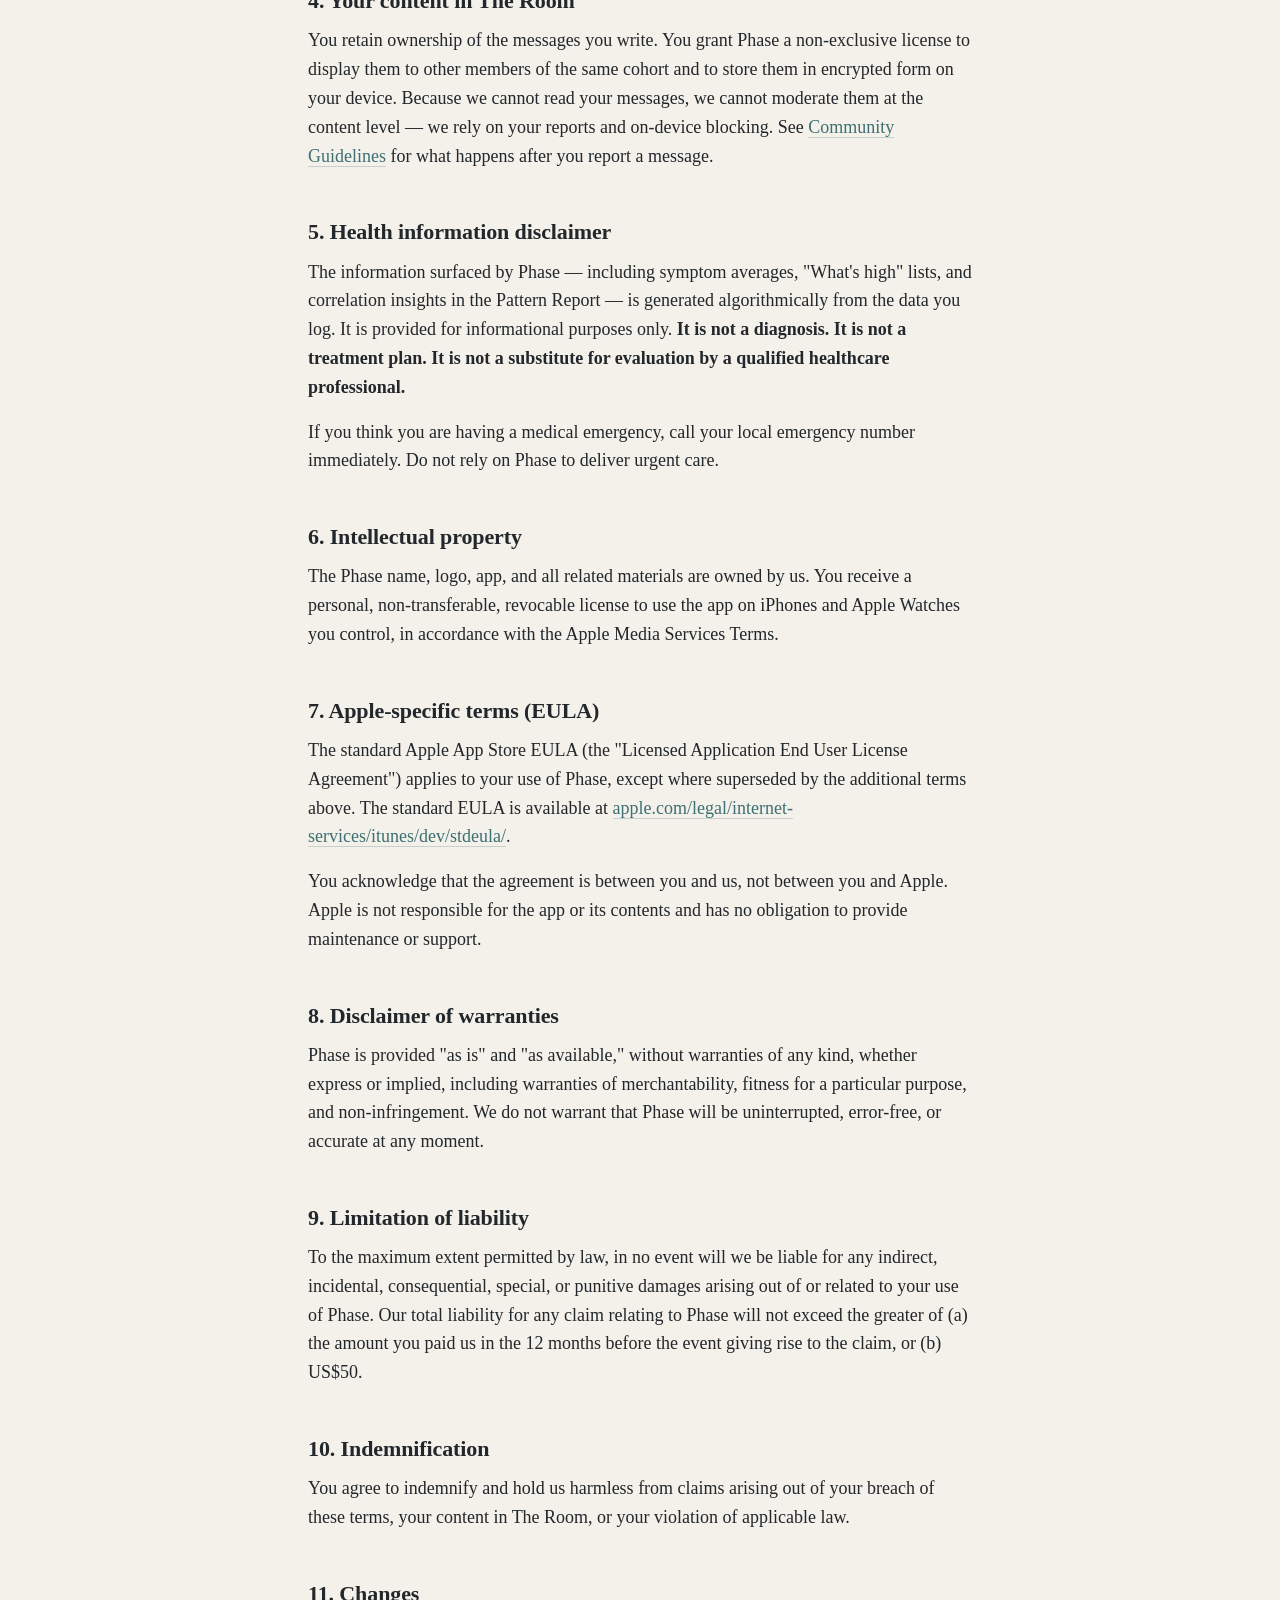
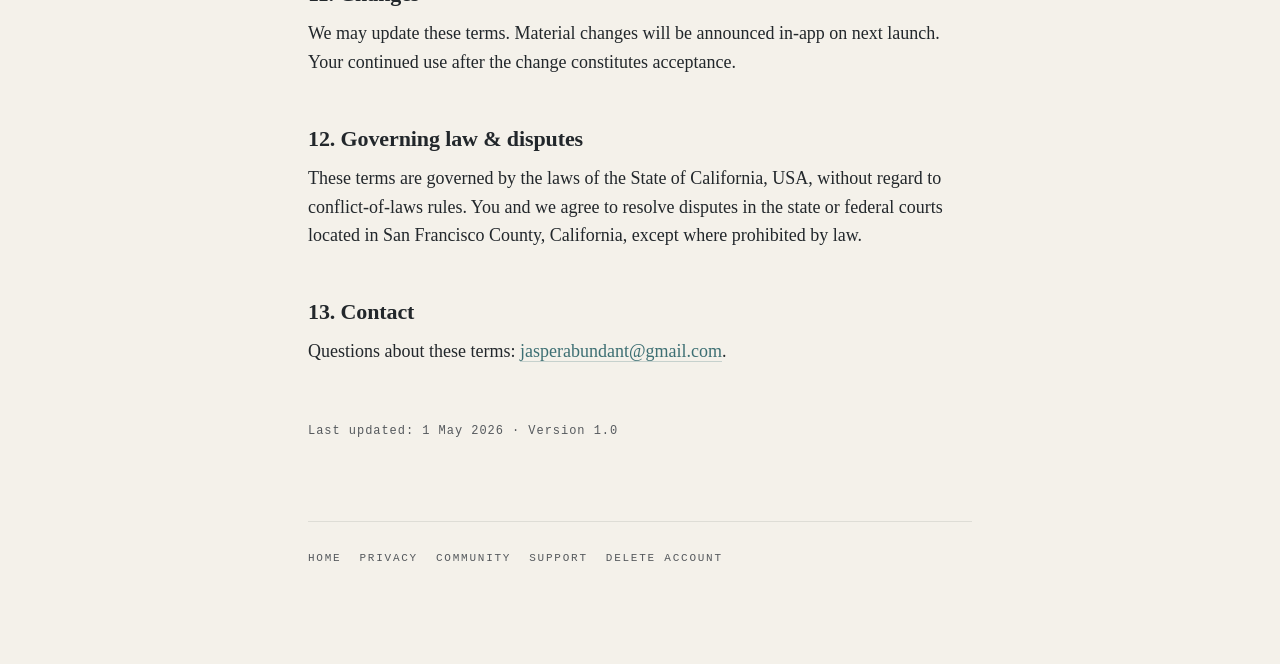
<file: docs/terms.html>
<!doctype html>
<html lang="en">
<head>
  <meta charset="utf-8" />
  <meta name="viewport" content="width=device-width, initial-scale=1" />
  <title>Terms of Use · Phase</title>
  <link rel="stylesheet" href="styles.css" />
</head>
<body>
  <main class="container">
    <header class="site">
      <div class="moon" aria-hidden="true"></div>
      <div class="brand">Phase</div>
      <nav>
        <a href="./">Home</a>
        <a href="privacy.html">Privacy</a>
        <a href="community.html">Community</a>
        <a href="support.html">Support</a>
      </nav>
    </header>

    <p class="kicker">Terms of Use · EULA</p>
    <h1>The rules of the road.</h1>
    <p class="subtitle">By installing or using Phase, you agree to these terms. They are written to be read, not skipped.</p>

    <div class="callout">
      <p class="label">Acknowledgement</p>
      <p>Phase is an information and tracking tool for adults experiencing perimenopause or menopause. <strong>It is not a medical device, not a diagnostic tool, and not a substitute for advice from a licensed healthcare provider.</strong></p>
    </div>

    <h2>1. Who can use Phase</h2>
    <p>You must be at least 18 years old (or the age of majority in your jurisdiction) to create an account or use the in-app community ("The Room"). Phase is intended for adults experiencing perimenopause or menopause and the people who care for them.</p>

    <h2>2. Your subscription</h2>
    <ul>
      <li>Phase Premium is offered as an auto-renewing subscription: <strong>$19.99 / month</strong> or <strong>$129 / year</strong> in the U.S. App Store. Local pricing varies by storefront.</li>
      <li>Payment is charged to your Apple ID at confirmation of purchase.</li>
      <li>The subscription auto-renews at the same price unless canceled at least 24 hours before the end of the current period.</li>
      <li>You can cancel anytime in iOS Settings → Apple ID → Subscriptions. Cancellation takes effect at the end of the current paid period; no partial refunds are issued by us. Refund requests for App Store purchases are handled by Apple at <a href="https://reportaproblem.apple.com">reportaproblem.apple.com</a>.</li>
      <li>If your subscription lapses, your Premium-only data (e.g., extended Pattern Reports) remains on your device and becomes accessible again if you renew.</li>
    </ul>

    <h2>3. Acceptable use</h2>
    <p>When using Phase — and especially The Room — you agree not to:</p>
    <ul>
      <li>Post content that is harassing, hateful, threatening, sexually explicit, or unlawful.</li>
      <li>Post medical advice as if you were a licensed practitioner.</li>
      <li>Promote products, supplements, services, or links — particularly anything sold to women in midlife.</li>
      <li>Attempt to identify another member, or share anything that could identify them.</li>
      <li>Reverse-engineer, decompile, or attempt to extract the source code, except as permitted by law.</li>
      <li>Use Phase to violate the privacy or rights of others.</li>
    </ul>
    <p>We may suspend access to The Room if you breach these rules. See <a href="community.html">Community Guidelines</a> for details.</p>

    <h2>4. Your content in The Room</h2>
    <p>You retain ownership of the messages you write. You grant Phase a non-exclusive license to display them to other members of the same cohort and to store them in encrypted form on your device. Because we cannot read your messages, we cannot moderate them at the content level — we rely on your reports and on-device blocking. See <a href="community.html">Community Guidelines</a> for what happens after you report a message.</p>

    <h2>5. Health information disclaimer</h2>
    <p>The information surfaced by Phase — including symptom averages, "What's high" lists, and correlation insights in the Pattern Report — is generated algorithmically from the data you log. It is provided for informational purposes only. <strong>It is not a diagnosis. It is not a treatment plan. It is not a substitute for evaluation by a qualified healthcare professional.</strong></p>
    <p>If you think you are having a medical emergency, call your local emergency number immediately. Do not rely on Phase to deliver urgent care.</p>

    <h2>6. Intellectual property</h2>
    <p>The Phase name, logo, app, and all related materials are owned by us. You receive a personal, non-transferable, revocable license to use the app on iPhones and Apple Watches you control, in accordance with the Apple Media Services Terms.</p>

    <h2>7. Apple-specific terms (EULA)</h2>
    <p>The standard Apple App Store EULA (the "Licensed Application End User License Agreement") applies to your use of Phase, except where superseded by the additional terms above. The standard EULA is available at <a href="https://www.apple.com/legal/internet-services/itunes/dev/stdeula/">apple.com/legal/internet-services/itunes/dev/stdeula/</a>.</p>
    <p>You acknowledge that the agreement is between you and us, not between you and Apple. Apple is not responsible for the app or its contents and has no obligation to provide maintenance or support.</p>

    <h2>8. Disclaimer of warranties</h2>
    <p>Phase is provided "as is" and "as available," without warranties of any kind, whether express or implied, including warranties of merchantability, fitness for a particular purpose, and non-infringement. We do not warrant that Phase will be uninterrupted, error-free, or accurate at any moment.</p>

    <h2>9. Limitation of liability</h2>
    <p>To the maximum extent permitted by law, in no event will we be liable for any indirect, incidental, consequential, special, or punitive damages arising out of or related to your use of Phase. Our total liability for any claim relating to Phase will not exceed the greater of (a) the amount you paid us in the 12 months before the event giving rise to the claim, or (b) US$50.</p>

    <h2>10. Indemnification</h2>
    <p>You agree to indemnify and hold us harmless from claims arising out of your breach of these terms, your content in The Room, or your violation of applicable law.</p>

    <h2>11. Changes</h2>
    <p>We may update these terms. Material changes will be announced in-app on next launch. Your continued use after the change constitutes acceptance.</p>

    <h2>12. Governing law &amp; disputes</h2>
    <p>These terms are governed by the laws of the State of California, USA, without regard to conflict-of-laws rules. You and we agree to resolve disputes in the state or federal courts located in San Francisco County, California, except where prohibited by law.</p>

    <h2>13. Contact</h2>
    <p>Questions about these terms: <a href="mailto:jasperabundant@gmail.com">jasperabundant@gmail.com</a>.</p>

    <p class="last-updated">Last updated: 1 May 2026 · Version 1.0</p>

    <footer class="site">
      <div class="row">
        <a href="./">Home</a>
        <a href="privacy.html">Privacy</a>
        <a href="community.html">Community</a>
        <a href="support.html">Support</a>
        <a href="delete-account.html">Delete account</a>
      </div>
    </footer>
  </main>
</body>
</html>
</file>
<file: docs/styles.css>
/* Phase legal pages — matches the in-app design language. */

:root {
  --linen: #F4F1EA;
  --slate: #22272B;
  --rose: #B36A6A;
  --teal: #3D6F73;
  --amber: #C49141;
  --stone: #E8E3D8;
  --ink-mute: #55595D;
}

* { box-sizing: border-box; }

html, body {
  margin: 0;
  padding: 0;
  background: var(--linen);
  color: var(--slate);
  font-family: ui-serif, "New York", Charter, Georgia, "Times New Roman", serif;
  font-size: 18px;
  line-height: 1.6;
  -webkit-font-smoothing: antialiased;
  -moz-osx-font-smoothing: grayscale;
}

a {
  color: var(--teal);
  text-decoration: none;
  border-bottom: 1px solid rgba(61, 111, 115, 0.25);
}
a:hover { border-bottom-color: var(--teal); }

.container {
  max-width: 720px;
  margin: 0 auto;
  padding: 48px 28px 96px;
}

header.site {
  display: flex;
  align-items: center;
  gap: 14px;
  margin-bottom: 56px;
}

header.site .moon {
  width: 36px;
  height: 36px;
  border-radius: 50%;
  background: var(--linen);
  box-shadow: inset -10px 0 0 0 var(--slate);
  border: 1px solid rgba(34, 39, 43, 0.1);
}

header.site .brand {
  font-family: ui-serif, "New York", Charter, Georgia, serif;
  font-size: 20px;
  font-weight: 600;
  letter-spacing: -0.01em;
}

header.site nav {
  margin-left: auto;
  display: flex;
  gap: 18px;
}
header.site nav a {
  font-family: ui-monospace, SFMono-Regular, "SF Mono", Menlo, monospace;
  font-size: 11px;
  letter-spacing: 0.16em;
  text-transform: uppercase;
  color: var(--ink-mute);
  border: none;
}
header.site nav a:hover { color: var(--slate); }

.kicker {
  font-family: ui-monospace, SFMono-Regular, "SF Mono", Menlo, monospace;
  font-size: 11px;
  letter-spacing: 0.18em;
  text-transform: uppercase;
  color: var(--ink-mute);
  margin: 0 0 8px;
}

h1 {
  font-family: ui-serif, "New York", Charter, Georgia, serif;
  font-size: 36px;
  font-weight: 600;
  line-height: 1.15;
  letter-spacing: -0.015em;
  margin: 0 0 8px;
}

.subtitle {
  font-family: ui-serif, "New York", Charter, Georgia, serif;
  font-size: 19px;
  color: var(--ink-mute);
  margin: 0 0 40px;
}

h2 {
  font-family: ui-serif, "New York", Charter, Georgia, serif;
  font-size: 22px;
  font-weight: 600;
  margin: 44px 0 8px;
  letter-spacing: -0.005em;
}

h3 {
  font-size: 17px;
  font-weight: 600;
  margin: 24px 0 8px;
  color: var(--slate);
}

p, ul, ol { margin: 0 0 16px; }
ul, ol { padding-left: 22px; }
li { margin-bottom: 6px; }

strong { font-weight: 600; color: var(--slate); }

.callout {
  background: white;
  border: 1px solid rgba(34, 39, 43, 0.06);
  border-radius: 16px;
  padding: 22px 24px;
  margin: 28px 0;
  box-shadow: 0 1px 2px rgba(34, 39, 43, 0.03), 0 6px 18px rgba(34, 39, 43, 0.04);
}

.callout p:last-child { margin-bottom: 0; }
.callout .label {
  font-family: ui-monospace, SFMono-Regular, "SF Mono", Menlo, monospace;
  font-size: 11px;
  letter-spacing: 0.16em;
  text-transform: uppercase;
  color: var(--teal);
  margin-bottom: 6px;
}

.dark {
  background: var(--slate);
  color: var(--linen);
  border: none;
}
.dark .label { color: rgba(244, 241, 234, 0.6); }
.dark a { color: var(--linen); border-bottom-color: rgba(244, 241, 234, 0.3); }

table {
  width: 100%;
  border-collapse: collapse;
  margin: 18px 0 28px;
  font-size: 16px;
}
th, td {
  text-align: left;
  padding: 10px 12px;
  border-bottom: 1px solid rgba(34, 39, 43, 0.08);
}
th {
  font-family: ui-monospace, SFMono-Regular, "SF Mono", Menlo, monospace;
  font-size: 11px;
  letter-spacing: 0.14em;
  text-transform: uppercase;
  color: var(--ink-mute);
  font-weight: 500;
}
tbody tr:last-child td { border-bottom: none; }

footer.site {
  margin-top: 80px;
  padding-top: 28px;
  border-top: 1px solid rgba(34, 39, 43, 0.1);
  font-size: 14px;
  color: var(--ink-mute);
}
footer.site .row { display: flex; flex-wrap: wrap; gap: 18px; }
footer.site a {
  color: var(--ink-mute);
  border: none;
  font-family: ui-monospace, SFMono-Regular, "SF Mono", Menlo, monospace;
  font-size: 11px;
  letter-spacing: 0.16em;
  text-transform: uppercase;
}
footer.site a:hover { color: var(--slate); }

.last-updated {
  margin-top: 56px;
  font-family: ui-monospace, SFMono-Regular, "SF Mono", Menlo, monospace;
  font-size: 12px;
  letter-spacing: 0.08em;
  color: var(--ink-mute);
}

/* Landing page extras */
.hero {
  padding: 24px 0 8px;
}
.hero h1 { font-size: 48px; line-height: 1.1; }
.hero .lede {
  font-size: 21px;
  color: var(--ink-mute);
  max-width: 540px;
  margin: 16px 0 32px;
}
.cards {
  display: grid;
  grid-template-columns: repeat(auto-fit, minmax(260px, 1fr));
  gap: 16px;
  margin-top: 36px;
}
.card {
  background: white;
  border-radius: 18px;
  padding: 24px;
  border: 1px solid rgba(34, 39, 43, 0.05);
  text-decoration: none;
  color: var(--slate);
  transition: transform 0.15s ease, box-shadow 0.15s ease;
}
.card:hover {
  transform: translateY(-2px);
  box-shadow: 0 8px 24px rgba(34, 39, 43, 0.06);
}
.card h3 { margin: 0 0 6px; font-family: ui-serif, "New York", serif; font-size: 19px; }
.card p { color: var(--ink-mute); margin: 0; font-size: 15px; }

@media (max-width: 540px) {
  .container { padding: 32px 20px 64px; }
  h1 { font-size: 28px; }
  .hero h1 { font-size: 36px; }
}
</file>
